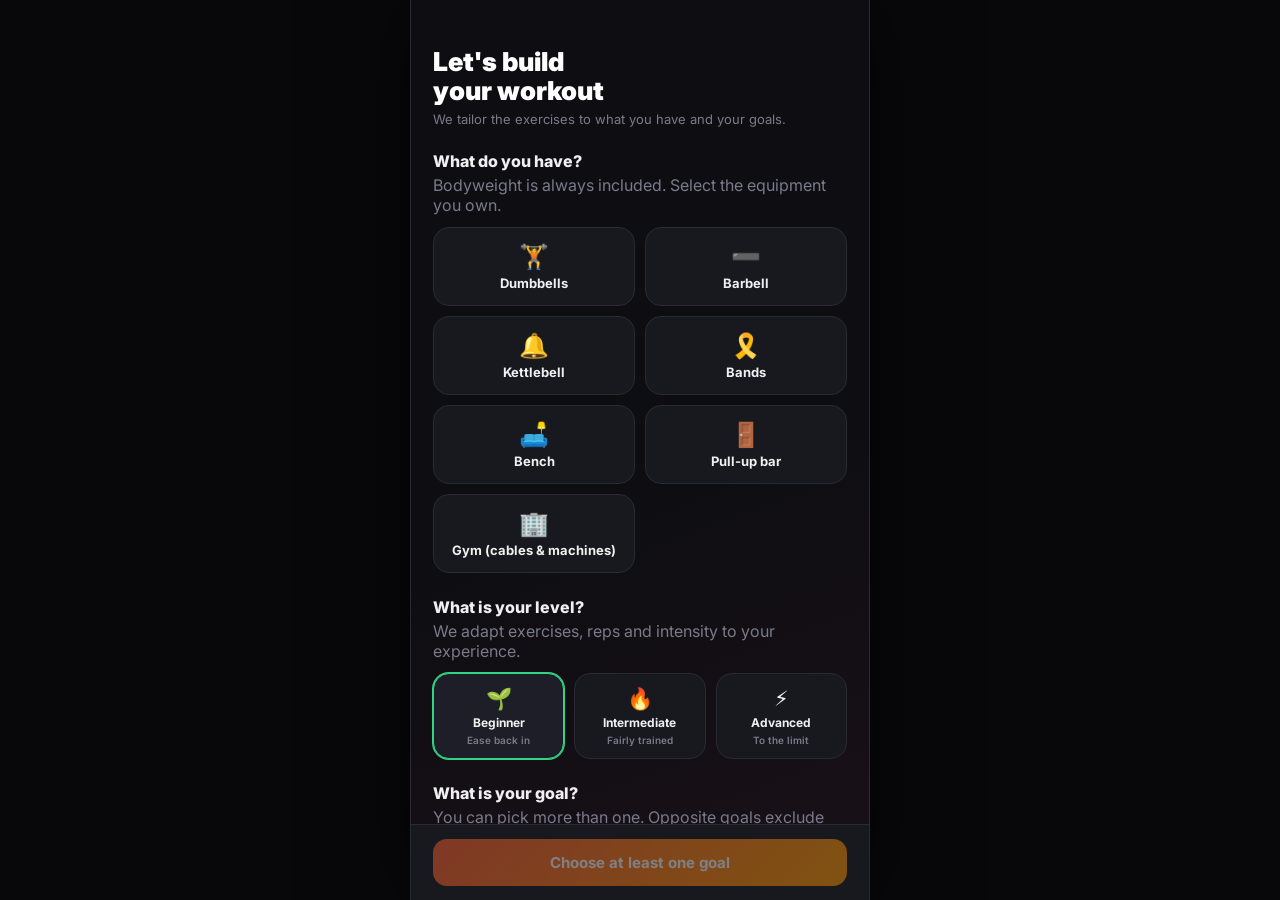
<file: index.html>
<!DOCTYPE html>
<html lang="it">
<head>
<meta charset="UTF-8">
<meta name="viewport" content="width=device-width, initial-scale=1.0, viewport-fit=cover">
<meta name="apple-mobile-web-app-capable" content="yes">
<meta name="apple-mobile-web-app-status-bar-style" content="black-translucent">
<meta name="apple-mobile-web-app-title" content="Allenamento">
<meta name="theme-color" content="#0e0e12">
<title>Allenamento · Casa</title>
<link rel="preconnect" href="https://fonts.googleapis.com">
<link href="https://fonts.googleapis.com/css2?family=Inter:wght@400;600;700;900&display=swap" rel="stylesheet">
<link rel="stylesheet" href="css/styles.css">
</head>
<body>

<!-- ─── ONBOARDING ─────────────────────────────────────────────────────────── -->
<section id="screen-onboarding" class="screen">
  <div class="onb-header">
    <h1 data-i18n-html="onb.title">Costruiamo il<br>tuo allenamento</h1>
    <p data-i18n="onb.subtitle">Personalizziamo gli esercizi in base a ciò che hai e ai tuoi obiettivi.</p>
  </div>
  <div class="onb-body" id="onboardBody"></div>
  <div class="onb-footer">
    <button class="btn btn-accent" id="onboardSave" data-i18n="onb.chooseGoal" disabled>Scegli almeno un obiettivo</button>
  </div>
</section>

<!-- ─── HOME ───────────────────────────────────────────────────────────────── -->
<section id="screen-home" class="screen active">
  <div class="home-topbar">
    <div class="lang-toggle" id="langToggle" role="group" data-i18n-aria="lang.switch">
      <button class="lang-opt" data-lang="it" type="button">IT</button>
      <button class="lang-opt" data-lang="en" type="button">EN</button>
    </div>
    <button class="help-btn" id="btnHelp" type="button" data-i18n-aria="help.open" data-i18n-title="help.open">?</button>
  </div>
  <div class="home-label" data-i18n="home.label">Il tuo allenamento</div>
  <div class="home-title" data-i18n-html="home.title">Pronto ad<br>allenarti?</div>

  <div class="profile-card">
    <div class="profile-card-hd">
      <h3 data-i18n="home.profileTitle">Il tuo profilo</h3>
      <button class="profile-edit" id="btnProfile" data-i18n="common.edit">Modifica</button>
    </div>
    <div id="profileSummary"></div>
    <button class="profile-generate" id="btnGenerate" data-i18n="home.generate">✨ Genera piano consigliato</button>
  </div>

  <div class="workout-card">
    <div class="workout-card-name" id="homeWorkoutName">Allenamento</div>
    <div class="home-sub" id="homeSub">3 giri · 5 esercizi · a casa tua</div>
    <div class="stats">
      <div class="stat"><div class="stat-val" id="statDur">30'</div><div class="stat-lbl" data-i18n="home.stat.duration">Durata</div></div>
      <div class="stat"><div class="stat-val" id="statRounds">3</div><div class="stat-lbl" data-i18n="home.stat.rounds">Giri</div></div>
      <div class="stat"><div class="stat-val" id="statEx">5</div><div class="stat-lbl" data-i18n="home.stat.exercises">Esercizi</div></div>
    </div>
    <div class="home-phases" id="homePhases"></div>
  </div>

  <div class="home-actions">
    <button class="home-action" id="btnPrograms"><span class="ico">🗓️</span><span data-i18n="home.programs">Schede</span></button>
    <button class="home-action" id="btnTemplates"><span class="ico">📋</span><span data-i18n="home.templates">Template</span></button>
    <button class="home-action" id="btnFavorites"><span class="ico">⭐</span><span data-i18n="home.favorites">Preferiti</span></button>
    <button class="home-action" id="btnEdit"><span class="ico">✏️</span><span data-i18n="home.customize">Personalizza</span></button>
  </div>
  <div class="home-btns">
    <button class="start-btn" id="btnStart" data-i18n="home.start">Inizia allenamento →</button>
  </div>
</section>

<!-- ─── WORKOUT ────────────────────────────────────────────────────────────── -->
<section id="screen-workout" class="screen">
  <div class="w-header">
    <div class="progress-wrap"><div class="progress-fill" id="progressFill" style="width:0%"></div></div>
    <div class="w-meta">
      <div class="phase-label" id="phaseLabel">-</div>
      <div class="step-info" id="stepInfo">-</div>
    </div>
  </div>
  <div class="timer-section">
    <div class="ring-wrap">
      <svg class="ring-svg" viewBox="0 0 160 160">
        <circle class="ring-bg" cx="80" cy="80" r="70"/>
        <circle class="ring-fg" id="ringFg" cx="80" cy="80" r="70" stroke="#ff5f2e" stroke-dasharray="440" stroke-dashoffset="0"/>
      </svg>
      <div class="ring-center">
        <div class="timer-digits" id="timerDigits">00</div>
        <div class="timer-unit" id="timerUnit">SEC</div>
      </div>
    </div>
    <div class="set-dots" id="setDots"></div>
    <div class="ex-name" id="exName">-</div>
    <div class="ex-detail" id="exDetail">-</div>
    <button class="video-btn" id="videoBtn" data-i18n="wk.watchExample" style="display:none">▶ Guarda esempio</button>
    <div class="ex-tip" id="exTip">-</div>
  </div>
  <div class="controls">
    <button class="ctrl ctrl-stop" id="stopBtn">✕</button>
    <button class="ctrl ctrl-pause" id="pauseBtn" data-i18n="wk.pause">Pausa</button>
    <button class="ctrl ctrl-skip" id="btnSkip" data-i18n="wk.next">Avanti →</button>
  </div>
</section>

<!-- ─── DONE ───────────────────────────────────────────────────────────────── -->
<section id="screen-done" class="screen">
  <div class="done-icon">🏆</div>
  <div class="done-title" data-i18n="done.title">Ottimo lavoro!</div>
  <div class="done-sub" data-i18n-html="done.subtitle">Hai completato il tuo allenamento.<br>Il corpo ha già iniziato a rispondere.</div>
  <div class="done-stats">
    <div class="done-stat"><div class="done-stat-val" id="doneMin">30</div><div class="done-stat-lbl" data-i18n="done.minutes">Minuti</div></div>
    <div class="done-stat"><div class="done-stat-val" id="doneRounds">3</div><div class="done-stat-lbl" data-i18n="done.rounds">Giri</div></div>
    <div class="done-stat"><div class="done-stat-val" id="doneSeries">15</div><div class="done-stat-lbl" data-i18n="done.series">Serie</div></div>
    <div class="done-stat"><div class="done-stat-val" id="doneReps">~120</div><div class="done-stat-lbl" data-i18n="done.reps">Ripetizioni</div></div>
  </div>
  <button class="restart-btn" id="btnDoneHome" data-i18n="done.backHome">← Torna alla home</button>
</section>

<!-- ─── EDITOR ─────────────────────────────────────────────────────────────── -->
<section id="screen-editor" class="screen">
  <div class="subscreen-header">
    <button class="back" id="edBack">←</button>
    <div class="title" data-i18n="editor.title">Personalizza allenamento</div>
    <button class="ed-reset" id="edReset" data-i18n="common.reset">Reset</button>
  </div>
  <div class="ed-body" id="edBody"></div>
</section>

<!-- ─── TEMPLATES ──────────────────────────────────────────────────────────── -->
<section id="screen-templates" class="screen">
  <div class="subscreen-header">
    <button class="back" id="tplBack">←</button>
    <div class="title" data-i18n="templates.title">Template allenamenti</div>
  </div>
  <div class="subscreen-body" id="templatesBody"></div>
</section>
<!-- ─── PROGRAMS (SCHEDE) ───────────────────────────────────── -->
<section id="screen-programs" class="screen">
  <div class="subscreen-header">
    <button class="back" id="progBack">←</button>
    <div class="title" data-i18n="programs.title">Schede allenamento</div>
  </div>
  <div class="subscreen-body">
    <p class="prog-intro" data-i18n="programs.intro">Programmi strutturati su più giorni. Apri una scheda, scegli il giorno e allenati: ogni giorno diventa il tuo allenamento del momento.</p>
    <div id="programsBody"></div>
  </div>
</section>
<!-- ─── FAVORITES ──────────────────────────────────────────────────────────── -->
<section id="screen-favorites" class="screen">
  <div class="subscreen-header">
    <button class="back" id="favBack">←</button>
    <div class="title" data-i18n="favorites.title">Preferiti</div>
  </div>
  <div class="subscreen-body">
    <div class="fav-save-card">
      <div class="fav-save-lbl" data-i18n="favorites.saveLabel">Salva l'allenamento attuale</div>
      <input class="fav-save-input" id="favName" type="text" data-i18n-ph="favorites.namePlaceholder" placeholder="Nome allenamento">
      <button class="btn btn-accent" id="favSave" data-i18n="favorites.saveBtn">⭐ Salva nei preferiti</button>
    </div>
    <div class="fav-list" id="favList"></div>
  </div>
</section>

<!-- ─── STOP MODAL ─────────────────────────────────────────────────────────── -->
<div class="modal-ov" id="stopModal">
  <div class="modal-card">
    <div class="modal-title" data-i18n="stop.title">Interrompere?</div>
    <div class="modal-sub" data-i18n="stop.subtitle">I progressi di questa sessione andranno persi.</div>
    <div class="modal-btns">
      <button class="modal-btn modal-cancel" id="stopCancel" data-i18n="common.cancel">Annulla</button>
      <button class="modal-btn modal-confirm" id="stopConfirm" data-i18n="stop.confirm">Interrompi</button>
    </div>
  </div>
</div>

<!-- ─── LIBRARY MODAL ──────────────────────────────────────────────────────── -->
<div id="libraryModal">
  <div class="lib-hd">
    <div class="lib-top">
      <button class="lib-close" id="libClose">✕</button>
      <div class="lib-title" data-i18n="library.title">Aggiungi esercizio</div>
    </div>
    <div class="lib-tabs">
      <button class="lib-tab on" id="libTabBody" data-i18n="library.tabBody">🤸 Corpo libero</button>
      <button class="lib-tab" id="libTabWeights" data-i18n="library.tabWeights">🏋️ Pesi</button>
    </div>
    <div class="filter-row" id="libGoalFilters"></div>
    <div class="filter-row" id="libEquipFilters"></div>
  </div>
  <div class="lib-list" id="libList"></div>
</div>

<!-- ─── VIDEO MODAL ────────────────────────────────────────────────────────── -->
<div id="videoModal">
  <div class="video-top">
    <div class="title" id="videoTitle" data-i18n="video.title">Esempio esercizio</div>
    <button class="video-close" id="videoClose">✕</button>
  </div>
  <div class="video-frame-wrap">
    <iframe id="videoFrame" allow="autoplay; encrypted-media; picture-in-picture" allowfullscreen></iframe>
  </div>
  <div class="video-fallback" id="videoFallback" style="display:none">
    <p data-i18n="video.noVideo">Nessun video disponibile per questo esercizio.</p>
    <p style="margin-top:12px"><a href="#" target="_blank" rel="noopener" data-i18n="video.searchYoutube">Cerca su YouTube →</a></p>
  </div>
</div>

<script type="module" src="js/main.js"></script>
</body>
</html>
</file>
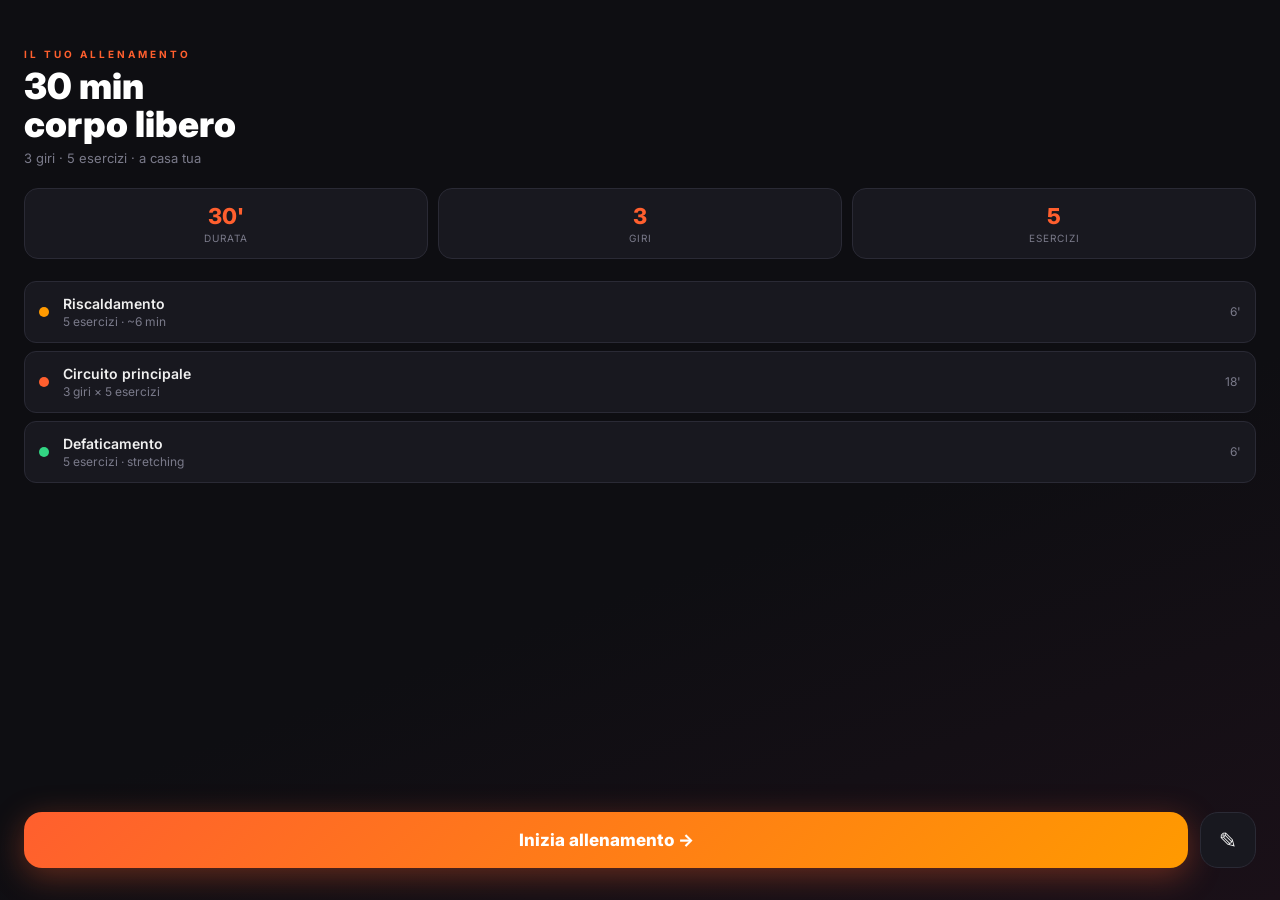
<file: personal_home_workout.html>
<!DOCTYPE html>
<html lang="it">
<head>
<meta charset="UTF-8">
<meta name="viewport" content="width=device-width, initial-scale=1.0, viewport-fit=cover">
<meta name="apple-mobile-web-app-capable" content="yes">
<meta name="apple-mobile-web-app-status-bar-style" content="black-translucent">
<meta name="apple-mobile-web-app-title" content="Allenamento">
<meta name="theme-color" content="#0e0e12">
<title>Allenamento · Casa</title>
<link rel="preconnect" href="https://fonts.googleapis.com">
<link href="https://fonts.googleapis.com/css2?family=Inter:wght@400;600;700;900&display=swap" rel="stylesheet">
<style>
*,*::before,*::after{box-sizing:border-box;margin:0;padding:0}
:root{
  --bg:#0e0e12;--surface:#18181f;--surface2:#1e1e28;--border:#2a2a35;
  --accent:#ff5f2e;--accent2:#ff9a00;--text:#f0f0f0;
  --muted:#7a7a8a;--success:#32d583;--rest:#4e9fff;
}
html,body{height:100%;background:var(--bg);color:var(--text);font-family:'Inter',system-ui,-apple-system,sans-serif;-webkit-tap-highlight-color:transparent;overflow:hidden;user-select:none;}
.screen{display:none;flex-direction:column;height:100dvh;height:100vh}
.screen.active{display:flex}
/* HOME */
#home{padding:max(env(safe-area-inset-top),48px) 24px calc(max(env(safe-area-inset-bottom),16px) + 16px);justify-content:space-between;background:linear-gradient(160deg,#0e0e12 60%,#1a1018);overflow-y:auto;}
.home-label{font-size:10px;letter-spacing:3px;text-transform:uppercase;color:var(--accent);font-weight:700;margin-bottom:8px}
.home-title{font-size:36px;font-weight:900;line-height:1.05;background:linear-gradient(90deg,#fff 40%,#ff5f2e);-webkit-background-clip:text;-webkit-text-fill-color:transparent}
.home-sub{margin-top:6px;font-size:13px;color:var(--muted)}
.stats{display:grid;grid-template-columns:repeat(3,1fr);gap:10px;margin:22px 0}
.stat{background:var(--surface);border:1px solid var(--border);border-radius:14px;padding:14px 8px;text-align:center}
.stat-val{font-size:22px;font-weight:800;color:var(--accent)}
.stat-lbl{font-size:10px;color:var(--muted);margin-top:3px;text-transform:uppercase;letter-spacing:1px}
.phase-item{display:flex;align-items:center;gap:14px;background:var(--surface);border:1px solid var(--border);border-radius:12px;padding:13px 14px;margin-bottom:8px}
.phase-dot{width:10px;height:10px;border-radius:50%;flex-shrink:0}
.phase-name{font-size:14px;font-weight:600}
.phase-sub{font-size:12px;color:var(--muted);margin-top:2px}
.phase-dur{margin-left:auto;font-size:12px;color:var(--muted)}
.home-btns{display:flex;gap:12px;margin-top:20px}
.start-btn{flex:1;background:linear-gradient(135deg,var(--accent),var(--accent2));color:#fff;border:none;border-radius:18px;font-size:17px;font-weight:800;padding:18px;cursor:pointer;box-shadow:0 8px 32px rgba(255,95,46,.35);font-family:inherit}
.edit-btn{flex:0 0 56px;background:var(--surface);border:1px solid var(--border);color:var(--text);border-radius:18px;font-size:22px;cursor:pointer;font-family:inherit;display:flex;align-items:center;justify-content:center}
/* WORKOUT */
#workout{position:relative;background:var(--bg)}
.w-header{padding:max(env(safe-area-inset-top),44px) 20px 14px;background:var(--surface);border-bottom:1px solid var(--border)}
.progress-wrap{height:4px;background:var(--border);border-radius:2px;overflow:hidden;margin-bottom:12px}
.progress-fill{height:100%;border-radius:2px;background:linear-gradient(90deg,var(--accent),var(--accent2));transition:width 1s linear}
.w-meta{display:flex;justify-content:space-between;align-items:center}
.phase-label{font-size:10px;letter-spacing:3px;text-transform:uppercase;font-weight:700}
.step-info{font-size:12px;color:var(--muted)}
.timer-section{flex:1;display:flex;flex-direction:column;align-items:center;justify-content:center;padding:6px 24px;gap:7px;overflow:hidden}
.ring-wrap{position:relative;width:160px;height:160px;flex-shrink:0}
.ring-svg{width:100%;height:100%;transform:rotate(-90deg)}
.ring-bg{fill:none;stroke:var(--border);stroke-width:8}
.ring-fg{fill:none;stroke-width:8;stroke-linecap:round;transition:stroke-dashoffset 1s linear,stroke .4s}
.ring-center{position:absolute;inset:0;display:flex;flex-direction:column;align-items:center;justify-content:center}
.timer-digits{font-size:46px;font-weight:900;line-height:1;letter-spacing:-2px}
.timer-unit{font-size:10px;color:var(--muted);letter-spacing:2px;margin-top:2px}
.set-dots{display:flex;gap:8px;min-height:14px;align-items:center}
.set-dot{width:9px;height:9px;border-radius:50%;background:var(--border);transition:background .3s}
.ex-anim{width:100%;max-height:110px;flex-shrink:0;display:none;border-radius:12px;overflow:hidden}
.ex-anim.visible{display:block}
.ex-name{font-size:21px;font-weight:800;text-align:center;line-height:1.2}
.ex-detail{font-size:18px;color:var(--text);text-align:center;font-weight:800;letter-spacing:.3px}
.ex-tip{background:var(--surface);border:1px solid var(--border);border-radius:12px;padding:10px 16px;font-size:13px;color:#d0d0d0;text-align:center;line-height:1.5;width:100%}
.controls{display:flex;gap:12px;padding:14px 20px calc(14px + env(safe-area-inset-bottom,0px));background:var(--surface);border-top:1px solid var(--border)}
.ctrl{flex:1;border:none;border-radius:14px;font-size:15px;font-weight:700;padding:15px;cursor:pointer;font-family:inherit}
.ctrl-stop{background:transparent;border:1px solid var(--border)!important;color:var(--text);flex:0 0 58px;font-size:20px}
.ctrl-pause{background:var(--border);color:var(--text)}
.ctrl-skip{background:linear-gradient(135deg,var(--accent),var(--accent2));color:#fff}
/* DONE */
#done{align-items:center;justify-content:center;padding:40px 24px;gap:18px;background:radial-gradient(ellipse at 50% 30%,#1a1018,#0e0e12)}
.done-icon{font-size:72px}
.done-title{font-size:32px;font-weight:900;text-align:center;background:linear-gradient(90deg,#fff 30%,var(--success));-webkit-background-clip:text;-webkit-text-fill-color:transparent}
.done-sub{font-size:14px;color:var(--muted);text-align:center;line-height:1.6}
.done-stats{display:grid;grid-template-columns:1fr 1fr;gap:12px;width:100%}
.done-stat{background:var(--surface);border:1px solid var(--border);border-radius:14px;padding:18px;text-align:center}
.done-stat-val{font-size:28px;font-weight:900;color:var(--success)}
.done-stat-lbl{font-size:11px;color:var(--muted);margin-top:4px;text-transform:uppercase;letter-spacing:1px}
.restart-btn{background:linear-gradient(135deg,var(--accent),var(--accent2));color:#fff;border:none;border-radius:18px;font-size:16px;font-weight:800;padding:18px;width:100%;cursor:pointer;font-family:inherit}
/* STOP MODAL */
.modal-ov{position:fixed;inset:0;background:rgba(0,0,0,.75);z-index:500;display:none;align-items:center;justify-content:center;padding:24px}
.modal-ov.open{display:flex}
.modal-card{background:var(--surface);border:1px solid var(--border);border-radius:22px;padding:28px 24px;width:100%;max-width:320px}
.modal-title{font-size:19px;font-weight:800;text-align:center;margin-bottom:8px}
.modal-sub{font-size:14px;color:var(--muted);text-align:center;line-height:1.5;margin-bottom:24px}
.modal-btns{display:flex;gap:12px}
.modal-btn{flex:1;padding:15px;border-radius:14px;font-size:15px;font-weight:700;font-family:inherit;cursor:pointer;border:none}
.modal-cancel{background:transparent;border:1px solid var(--border)!important;color:var(--text)}
.modal-confirm{background:var(--accent);color:#fff}
/* EDITOR */
#editor{background:var(--bg);overflow:hidden}
.ed-header{position:relative;z-index:10;background:var(--surface);border-bottom:1px solid var(--border);padding:max(env(safe-area-inset-top),48px) 16px 14px;display:flex;align-items:center;gap:10px;flex-shrink:0}
.ed-back{background:none;border:none;color:var(--text);font-size:24px;cursor:pointer;padding:4px 6px;font-family:inherit;flex-shrink:0;line-height:1}
.ed-title{flex:1;font-size:16px;font-weight:800}
.ed-reset{background:none;border:1px solid var(--border);border-radius:10px;color:var(--muted);font-size:11px;font-weight:700;padding:6px 10px;cursor:pointer;font-family:inherit;white-space:nowrap}
.ed-body{flex:1;overflow-y:auto;-webkit-overflow-scrolling:touch;padding:14px}
.ed-section{margin-bottom:10px;background:var(--surface);border:1px solid var(--border);border-radius:16px;overflow:hidden}
.ed-sec-hd{display:flex;align-items:center;gap:10px;padding:14px 16px;cursor:pointer;-webkit-tap-highlight-color:transparent}
.ed-sec-dot{width:10px;height:10px;border-radius:50%;flex-shrink:0}
.ed-sec-title{font-size:14px;font-weight:800;flex:1}
.ed-sec-caret{font-size:11px;color:var(--muted);transition:transform .25s}
.ed-sec-caret.open{transform:rotate(180deg)}
.ed-sec-body{display:none;padding:0 12px 12px}
.ed-sec-body.open{display:block}
.ed-globals{display:grid;grid-template-columns:1fr 1fr;gap:10px;margin-bottom:12px}
.ed-global{background:var(--surface2);border:1px solid var(--border);border-radius:12px;padding:12px;text-align:center}
.ed-global-lbl{font-size:10px;color:var(--muted);text-transform:uppercase;letter-spacing:1px;margin-bottom:6px}
.ed-global-inp{width:100%;background:none;border:none;color:var(--text);font-size:24px;font-weight:800;font-family:inherit;text-align:center;outline:none;-webkit-appearance:none}
.ed-global-unit{font-size:10px;color:var(--muted);margin-top:2px}
.ed-list{display:flex;flex-direction:column;gap:8px;margin-bottom:10px}
.ed-item{background:var(--surface2);border:1px solid var(--border);border-radius:12px;overflow:hidden;transition:opacity .15s;position:relative}
.ed-item.dnd-over{border-color:var(--accent)}
.ed-item-row{display:flex;align-items:center;gap:8px;padding:11px 10px 11px 6px}
.drag-h{font-size:20px;color:var(--muted);padding:4px 6px;cursor:grab;flex-shrink:0;touch-action:none;line-height:1}
.ed-item-info{flex:1;min-width:0}
.ed-item-name{font-size:14px;font-weight:700;white-space:nowrap;overflow:hidden;text-overflow:ellipsis}
.ed-item-meta{font-size:11px;color:var(--muted);margin-top:2px}
.ed-item-edit{background:none;border:none;color:var(--muted);font-size:15px;cursor:pointer;padding:6px;line-height:1}
.ed-item-del{background:none;border:none;color:#e04040;font-size:19px;cursor:pointer;padding:6px 8px;line-height:1;font-weight:700}
.ed-form{border-top:1px solid var(--border);padding:12px;display:none}
.ed-form.open{display:block}
.ed-frow{display:flex;gap:8px;align-items:center;margin-bottom:10px}
.ed-frow:last-child{margin-bottom:0}
.ed-flbl{font-size:11px;color:var(--muted);width:40px;flex-shrink:0;text-transform:uppercase;letter-spacing:.5px}
.ed-finp{flex:1;background:var(--surface);border:1px solid var(--border);border-radius:8px;color:var(--text);font-size:14px;font-weight:600;font-family:inherit;padding:8px 10px;outline:none;-webkit-appearance:none}
.ed-finp-sm{width:56px;flex:0 0 56px;text-align:center}
.ed-add{width:100%;background:none;border:1px dashed var(--border);border-radius:12px;color:var(--muted);font-size:14px;font-weight:600;padding:13px;cursor:pointer;font-family:inherit;display:flex;align-items:center;justify-content:center;gap:8px}
.ed-add:active{background:var(--surface2)}
/* LIBRARY */
#libModal{position:fixed;inset:0;background:rgba(0,0,0,.85);z-index:600;display:none;flex-direction:column}
#libModal.open{display:flex}
.lib-hd{background:var(--surface);border-bottom:1px solid var(--border);padding:max(env(safe-area-inset-top),48px) 16px 12px;flex-shrink:0}
.lib-top{display:flex;align-items:center;gap:12px;margin-bottom:12px}
.lib-close{background:none;border:none;color:var(--text);font-size:24px;cursor:pointer;font-family:inherit;line-height:1}
.lib-title{font-size:16px;font-weight:800;flex:1}
.lib-search{width:100%;background:var(--surface2);border:1px solid var(--border);border-radius:12px;color:var(--text);font-size:14px;font-family:inherit;padding:10px 14px;outline:none;-webkit-appearance:none}
.lib-cats{display:flex;gap:8px;overflow-x:auto;padding:12px 16px;background:var(--surface);border-bottom:1px solid var(--border);flex-shrink:0;-webkit-overflow-scrolling:touch;scrollbar-width:none}
.lib-cats::-webkit-scrollbar{display:none}
.lib-cat{background:var(--surface2);border:1px solid var(--border);border-radius:20px;color:var(--muted);font-size:12px;font-weight:700;padding:6px 14px;cursor:pointer;white-space:nowrap;font-family:inherit}
.lib-cat.active{background:var(--accent);border-color:var(--accent);color:#fff}
.lib-list{flex:1;overflow-y:auto;-webkit-overflow-scrolling:touch;padding:12px 14px}
.lib-item{display:flex;align-items:center;gap:12px;background:var(--surface);border:1px solid var(--border);border-radius:12px;padding:13px;margin-bottom:8px;cursor:pointer;-webkit-tap-highlight-color:transparent}
.lib-item:active{background:var(--surface2)}
.lib-item-info{flex:1}
.lib-item-name{font-size:14px;font-weight:700}
.lib-item-meta{font-size:12px;color:var(--muted);margin-top:2px}
.lib-item-tip{font-size:11px;color:var(--muted);margin-top:4px;line-height:1.4}
.lib-add{background:var(--accent);border:none;color:#fff;border-radius:10px;padding:9px 14px;font-size:13px;font-weight:700;cursor:pointer;font-family:inherit;flex-shrink:0}
.cat-badge{display:inline-block;font-size:10px;font-weight:700;padding:2px 8px;border-radius:10px;margin-bottom:4px}
input[type=number]{-webkit-appearance:none;-moz-appearance:textfield}
input[type=number]::-webkit-inner-spin-button,input[type=number]::-webkit-outer-spin-button{-webkit-appearance:none}
</style>
</head>
<body>

<!-- HOME -->
<div id="home" class="screen active">
  <div>
    <div class="home-label">Il tuo allenamento</div>
    <div class="home-title">30 min<br>corpo libero</div>
    <div class="home-sub" id="homeSub">3 giri &middot; 5 esercizi &middot; a casa tua</div>
    <div class="stats">
      <div class="stat"><div class="stat-val" id="statDur">30'</div><div class="stat-lbl">Durata</div></div>
      <div class="stat"><div class="stat-val" id="statRounds">3</div><div class="stat-lbl">Giri</div></div>
      <div class="stat"><div class="stat-val" id="statEx">5</div><div class="stat-lbl">Esercizi</div></div>
    </div>
    <div class="phase-item">
      <div class="phase-dot" style="background:var(--accent2)"></div>
      <div><div class="phase-name">Riscaldamento</div><div class="phase-sub" id="phWarmupSub">5 esercizi &middot; ~5 min</div></div>
      <div class="phase-dur" id="phWarmupDur">5'</div>
    </div>
    <div class="phase-item">
      <div class="phase-dot" style="background:var(--accent)"></div>
      <div><div class="phase-name">Circuito principale</div><div class="phase-sub" id="phCircuitSub">3 giri &times; 5 esercizi</div></div>
      <div class="phase-dur" id="phCircuitDur">20'</div>
    </div>
    <div class="phase-item">
      <div class="phase-dot" style="background:var(--success)"></div>
      <div><div class="phase-name">Defaticamento</div><div class="phase-sub" id="phCooldownSub">Stretching + respiro</div></div>
      <div class="phase-dur" id="phCooldownDur">5'</div>
    </div>
  </div>
  <div class="home-btns">
    <button class="start-btn" onclick="startWorkout()">Inizia allenamento &rarr;</button>
    <button class="edit-btn" onclick="openEditor()" title="Modifica">&#9998;</button>
  </div>
</div>

<!-- WORKOUT -->
<div id="workout" class="screen">
  <div class="w-header">
    <div class="progress-wrap"><div class="progress-fill" id="progressFill" style="width:0%"></div></div>
    <div class="w-meta">
      <div class="phase-label" id="phaseLabel">-</div>
      <div class="step-info" id="stepInfo">-</div>
    </div>
  </div>
  <div class="timer-section">
    <div class="ring-wrap">
      <svg class="ring-svg" viewBox="0 0 160 160">
        <circle class="ring-bg" cx="80" cy="80" r="70"/>
        <circle class="ring-fg" id="ringFg" cx="80" cy="80" r="70" stroke="#ff5f2e" stroke-dasharray="440" stroke-dashoffset="0"/>
      </svg>
      <div class="ring-center">
        <div class="timer-digits" id="timerDigits">00</div>
        <div class="timer-unit" id="timerUnit">SEC</div>
      </div>
    </div>
    <div class="set-dots" id="setDots"></div>
    <div class="ex-anim" id="exAnim"></div>
    <div class="ex-name" id="exName">-</div>
    <div class="ex-detail" id="exDetail">-</div>
    <div class="ex-tip" id="exTip">-</div>
  </div>
  <div class="controls">
    <button class="ctrl ctrl-stop" id="stopBtn" onclick="showStopModal()">&#10005;</button>
    <button class="ctrl ctrl-pause" id="pauseBtn" onclick="togglePause()">Pausa</button>
    <button class="ctrl ctrl-skip" onclick="skipStep()">Avanti &rarr;</button>
  </div>
</div>

<!-- DONE -->
<div id="done" class="screen">
  <div class="done-icon">&#127942;</div>
  <div class="done-title">Ottimo lavoro!</div>
  <div class="done-sub">Hai completato il tuo allenamento.<br>Il corpo ha gi&agrave; iniziato a rispondere.</div>
  <div class="done-stats">
    <div class="done-stat"><div class="done-stat-val" id="doneMin">30</div><div class="done-stat-lbl">Minuti</div></div>
    <div class="done-stat"><div class="done-stat-val" id="doneRounds">3</div><div class="done-stat-lbl">Giri</div></div>
    <div class="done-stat"><div class="done-stat-val" id="doneSeries">15</div><div class="done-stat-lbl">Serie</div></div>
    <div class="done-stat"><div class="done-stat-val" id="doneReps">~120</div><div class="done-stat-lbl">Ripetizioni</div></div>
  </div>
  <button class="restart-btn" onclick="showScreen('home')">&larr; Torna alla home</button>
</div>

<!-- EDITOR -->
<div id="editor" class="screen">
  <div class="ed-header">
    <button class="ed-back" onclick="showScreen('home')">&#8592;</button>
    <div class="ed-title">Modifica allenamento</div>
    <button class="ed-reset" onclick="resetConfig()">Reset</button>
  </div>
  <div class="ed-body" id="edBody"></div>
</div>

<!-- STOP MODAL -->
<div class="modal-ov" id="stopModal">
  <div class="modal-card">
    <div class="modal-title">Interrompere?</div>
    <div class="modal-sub">I progressi di questa sessione andranno persi.</div>
    <div class="modal-btns">
      <button class="modal-btn modal-cancel" onclick="hideStopModal()">Annulla</button>
      <button class="modal-btn modal-confirm" onclick="confirmStop()">Interrompi</button>
    </div>
  </div>
</div>

<!-- LIBRARY MODAL -->
<div id="libModal">
  <div class="lib-hd">
    <div class="lib-top">
      <button class="lib-close" onclick="closeLibrary()">&#10005;</button>
      <div class="lib-title">Aggiungi esercizio</div>
    </div>
    <input class="lib-search" id="libSearch" type="text" placeholder="Cerca esercizio&hellip;" oninput="renderLibrary()">
  </div>
  <div class="lib-cats" id="libCats"></div>
  <div class="lib-list" id="libList"></div>
</div>

<script>
/* ============================================================
   SVG STICK-FIGURE ANIMATIONS  (SMIL, fully self-contained)
   Front-view: viewBox 0 0 120 160
   Side-view:  viewBox 0 0 160 110
   ============================================================ */
const ANIMS=(function(){
  const S='stroke="#e0e0e0" stroke-width="2.8" stroke-linecap="round"';
  const ks='.42,0,.58,1;.42,0,.58,1';
  const ka='.42,0,.58,1;.42,0,.58,1;.42,0,.58,1;.42,0,.58,1';
  function an(attr,a,b,d,k){return '<animate attributeName="'+attr+'" values="'+a+';'+b+';'+a+'" dur="'+d+'s" repeatCount="indefinite" calcMode="spline" keySplines="'+k+'"/>';}
  function al(attr,A,B,C,d){return '<animate attributeName="'+attr+'" values="'+A+';'+B+';'+A+';'+C+';'+A+'" dur="'+d+'s" repeatCount="indefinite" calcMode="spline" keySplines="'+ka+'" keyTimes="0;0.25;0.5;0.75;1"/>';}
  function fv(i){return '<svg viewBox="0 0 120 160" xmlns="http://www.w3.org/2000/svg" style="width:100%;height:100%"><g fill="none">'+i+'</g></svg>';}
  function sv(i){return '<svg viewBox="0 0 160 110" xmlns="http://www.w3.org/2000/svg" style="width:100%;height:100%"><g fill="none">'+i+'</g></svg>';}
  function c(cx,cy,r,anims){return '<circle cx="'+cx+'" cy="'+cy+'" r="'+r+'" fill="none" '+S+'>'+anims+'</circle>';}
  function l(x1,y1,x2,y2,anims){return '<line x1="'+x1+'" y1="'+y1+'" x2="'+x2+'" y2="'+y2+'" '+S+'>'+anims+'</line>';}

  return {
/* SQUAT */
squat:fv(
  c(60,20,10,an('cy',20,38,1.8,ks))+
  l(60,30,60,76,an('y1',30,48,1.8,ks)+an('y2',76,83,1.8,ks))+
  l(60,42,40,60,an('y1',42,58,1.8,ks)+an('x2',40,27,1.8,ks)+an('y2',60,68,1.8,ks))+
  l(40,60,33,78,an('x1',40,27,1.8,ks)+an('y1',60,68,1.8,ks)+an('x2',33,16,1.8,ks)+an('y2',78,76,1.8,ks))+
  l(60,42,80,60,an('y1',42,58,1.8,ks)+an('x2',80,93,1.8,ks)+an('y2',60,68,1.8,ks))+
  l(80,60,87,78,an('x1',80,93,1.8,ks)+an('y1',60,68,1.8,ks)+an('x2',87,104,1.8,ks)+an('y2',78,76,1.8,ks))+
  l(60,76,46,110,an('y1',76,83,1.8,ks)+an('x2',46,30,1.8,ks)+an('y2',110,108,1.8,ks))+
  l(46,110,40,143,an('x1',46,30,1.8,ks)+an('y1',110,108,1.8,ks)+an('x2',40,37,1.8,ks))+
  l(60,76,74,110,an('y1',76,83,1.8,ks)+an('x2',74,90,1.8,ks)+an('y2',110,108,1.8,ks))+
  l(74,110,80,143,an('x1',74,90,1.8,ks)+an('y1',110,108,1.8,ks)+an('x2',80,83,1.8,ks))
),
/* SQUAT SUMO */
'squat-sumo':fv(
  c(60,20,10,an('cy',20,38,1.9,ks))+
  l(60,30,60,76,an('y1',30,48,1.9,ks)+an('y2',76,83,1.9,ks))+
  l(60,42,38,60,an('y1',42,58,1.9,ks))+l(38,60,30,78,'')+
  l(60,42,82,60,an('y1',42,58,1.9,ks))+l(82,60,90,78,'')+
  l(60,76,36,108,an('y1',76,83,1.9,ks)+an('x2',36,20,1.9,ks)+an('y2',108,105,1.9,ks))+
  l(36,108,28,143,an('x1',36,20,1.9,ks)+an('y1',108,105,1.9,ks)+an('x2',28,26,1.9,ks))+
  l(60,76,84,108,an('y1',76,83,1.9,ks)+an('x2',84,100,1.9,ks)+an('y2',108,105,1.9,ks))+
  l(84,108,92,143,an('x1',84,100,1.9,ks)+an('y1',108,105,1.9,ks)+an('x2',92,94,1.9,ks))
),
/* LUNGES */
lunges:fv(
  c(60,20,10,al('cy',20,24,24,2.4))+
  l(60,30,60,76,al('y1',30,34,34,2.4))+
  l(60,42,40,60,al('y1',42,46,46,2.4))+l(40,60,32,78,'')+
  l(60,42,80,60,al('y1',42,46,46,2.4))+l(80,60,88,78,'')+
  l(60,76,44,110,al('y1',76,80,80,2.4)+al('x2',44,76,28,2.4))+
  l(44,110,38,143,al('x1',44,76,28,2.4)+al('x2',38,86,24,2.4))+
  l(60,76,74,110,al('y1',76,80,80,2.4)+al('x2',74,48,90,2.4))+
  l(74,110,80,143,al('x1',74,48,90,2.4)+al('x2',80,44,94,2.4))
),
/* LATERAL LUNGES */
'lateral-lunges':fv(
  c(60,20,10,al('cx',60,42,78,2.2))+
  l(60,30,60,76,al('x1',60,42,78,2.2)+al('x2',60,42,78,2.2))+
  l(60,42,40,60,al('x1',60,42,78,2.2)+al('y1',42,52,52,2.2))+l(40,60,32,78,'')+
  l(60,42,80,60,al('x1',60,42,78,2.2)+al('y1',42,52,52,2.2))+l(80,60,88,78,'')+
  l(60,76,28,106,al('x1',60,42,78,2.2)+al('y1',76,82,82,2.2)+al('x2',28,14,90,2.2))+
  l(28,106,22,143,al('x1',28,14,90,2.2)+al('x2',22,8,100,2.2))+
  l(60,76,92,106,al('x1',60,42,78,2.2)+al('y1',76,82,82,2.2)+al('x2',92,74,106,2.2))+
  l(92,106,98,143,al('x1',92,74,106,2.2)+al('x2',98,88,110,2.2))
),
/* STEP UP */
'step-up':fv(
  c(60,20,10,'')+
  l(60,30,60,76,'')+
  l(60,42,40,60,'')+l(40,60,32,78,'')+
  l(60,42,80,60,'')+l(80,60,88,78,'')+
  l(60,76,46,110,'')+l(46,110,40,143,'')+
  l(60,76,74,110,al('x2',74,60,74,2.0)+al('y2',110,78,110,2.0))+
  l(74,110,80,143,al('x1',74,60,74,2.0)+al('y1',110,78,110,2.0)+al('x2',80,68,80,2.0)+al('y2',143,100,143,2.0))
),
/* CALF RAISE */
'calf-raise':fv(
  c(60,20,10,an('cy',20,14,1.5,ks))+
  l(60,30,60,76,an('y1',30,24,1.5,ks)+an('y2',76,70,1.5,ks))+
  l(60,42,40,60,an('y1',42,36,1.5,ks)+an('y2',60,54,1.5,ks))+
  l(40,60,32,78,an('y1',60,54,1.5,ks)+an('y2',78,72,1.5,ks))+
  l(60,42,80,60,an('y1',42,36,1.5,ks)+an('y2',60,54,1.5,ks))+
  l(80,60,88,78,an('y1',60,54,1.5,ks)+an('y2',78,72,1.5,ks))+
  l(60,76,46,110,an('y1',76,70,1.5,ks)+an('y2',110,104,1.5,ks))+
  l(46,110,40,143,an('y1',110,104,1.5,ks)+an('y2',143,130,1.5,ks))+
  l(60,76,74,110,an('y1',76,70,1.5,ks)+an('y2',110,104,1.5,ks))+
  l(74,110,80,143,an('y1',110,104,1.5,ks)+an('y2',143,130,1.5,ks))
),
/* JUMPING JACK */
'jumping-jack':fv(
  c(60,20,10,'')+
  l(60,30,60,76,'')+
  l(60,42,40,60,an('x2',40,14,1.0,ks)+an('y2',60,30,1.0,ks))+
  l(40,60,32,78,an('x1',40,14,1.0,ks)+an('y1',60,30,1.0,ks)+an('x2',32,4,1.0,ks)+an('y2',78,46,1.0,ks))+
  l(60,42,80,60,an('x2',80,106,1.0,ks)+an('y2',60,30,1.0,ks))+
  l(80,60,88,78,an('x1',80,106,1.0,ks)+an('y1',60,30,1.0,ks)+an('x2',88,116,1.0,ks)+an('y2',78,46,1.0,ks))+
  l(60,76,46,110,an('x2',46,36,1.0,ks)+an('y2',110,143,1.0,ks))+
  l(46,110,40,143,an('x1',46,36,1.0,ks)+an('y1',110,143,1.0,ks)+an('x2',40,30,1.0,ks))+
  l(60,76,74,110,an('x2',74,84,1.0,ks)+an('y2',110,143,1.0,ks))+
  l(74,110,80,143,an('x1',74,84,1.0,ks)+an('y1',110,143,1.0,ks)+an('x2',80,90,1.0,ks))
),
/* HIGH KNEES */
'high-knees':fv(
  c(60,20,10,'')+
  l(60,30,60,76,'')+
  l(60,42,44,62,al('y1',42,46,46,1.2))+l(44,62,36,80,'')+
  l(60,42,76,62,al('y1',42,46,46,1.2))+l(76,62,84,80,'')+
  l(60,76,46,110,al('x2',46,64,36,1.2)+al('y2',110,90,110,1.2))+
  l(46,110,40,143,al('x1',46,64,36,1.2)+al('y1',110,90,110,1.2)+al('x2',40,76,28,1.2)+al('y2',143,90,143,1.2))+
  l(60,76,74,110,al('x2',74,56,84,1.2)+al('y2',110,90,110,1.2))+
  l(74,110,80,143,al('x1',74,56,84,1.2)+al('y1',110,90,110,1.2)+al('x2',80,44,92,1.2)+al('y2',143,90,143,1.2))
),
/* BURPEE */
burpee:fv(
  c(60,20,10,al('cy',20,40,80,1.6))+
  l(60,30,60,76,al('y1',30,50,66,1.6)+al('y2',76,80,72,1.6))+
  l(60,42,40,60,al('y1',42,58,58,1.6)+al('x2',40,28,80,1.6)+al('y2',60,70,56,1.6))+
  l(40,60,32,78,al('x1',40,28,80,1.6)+al('y1',60,70,56,1.6)+al('x2',32,16,96,1.6)+al('y2',78,78,50,1.6))+
  l(60,42,80,60,al('y1',42,58,58,1.6)+al('x2',80,92,40,1.6)+al('y2',60,70,56,1.6))+
  l(80,60,88,78,al('x1',80,92,40,1.6)+al('y1',60,70,56,1.6)+al('x2',88,104,24,1.6)+al('y2',78,78,50,1.6))+
  l(60,76,38,106,al('y1',76,80,72,1.6)+al('x2',38,24,100,1.6)+al('y2',106,140,72,1.6))+
  l(38,106,32,143,al('x1',38,24,100,1.6)+al('y1',106,140,72,1.6)+al('x2',32,18,112,1.6)+al('y2',143,140,72,1.6))+
  l(60,76,82,106,al('y1',76,80,72,1.6)+al('x2',82,96,20,1.6)+al('y2',106,140,72,1.6))+
  l(82,106,88,143,al('x1',82,96,20,1.6)+al('y1',106,140,72,1.6)+al('x2',88,102,12,1.6)+al('y2',143,140,72,1.6))
),
/* PUSH-UP side view */
pushup:sv(
  c(18,50,9,an('cy',50,65,1.8,ks))+
  l(27,51,108,56,an('y1',51,66,1.8,ks)+an('y2',56,68,1.8,ks))+
  l(50,53,50,92,an('y1',53,67,1.8,ks)+an('x2',50,30,1.8,ks)+an('y2',92,82,1.8,ks))+
  l(50,92,50,92,an('x1',50,30,1.8,ks)+an('y1',92,82,1.8,ks))+
  l(76,55,76,92,an('y1',55,69,1.8,ks)+an('x2',76,58,1.8,ks)+an('y2',92,82,1.8,ks))+
  l(76,92,76,92,an('x1',76,58,1.8,ks)+an('y1',92,82,1.8,ks))+
  l(108,56,130,72,an('y1',56,68,1.8,ks))+l(130,72,132,92,'')
),
/* PLANK side view */
plank:sv(
  c(18,48,9,'')+
  l(27,49,108,54,an('y2',54,57,3.0,ks))+
  l(50,51,50,88,an('y2',88,91,3.0,ks))+
  l(76,53,76,88,an('y2',88,91,3.0,ks))+
  l(108,54,130,70,an('y1',54,57,3.0,ks))+l(130,70,132,90,'')
),
/* SIDE PLANK */
'side-plank':sv(
  c(18,42,9,'')+
  l(27,44,100,82,'')+l(56,60,56,90,'')+
  l(27,44,20,26,an('x2',20,12,2.8,ks)+an('y2',26,18,2.8,ks))+
  l(20,26,14,12,an('x1',20,12,2.8,ks)+an('y1',26,18,2.8,ks)+an('x2',14,8,2.8,ks)+an('y2',12,6,2.8,ks))+
  l(100,82,140,82,'')+l(140,82,148,92,'')
),
/* CRUNCH side view */
crunch:sv(
  c(18,78,9,an('cy',78,62,1.8,ks))+
  l(27,78,80,82,an('y1',78,65,1.8,ks)+an('x2',80,60,1.8,ks)+an('y2',82,68,1.8,ks))+
  l(27,60,14,44,an('y1',60,47,1.8,ks)+an('x2',14,18,1.8,ks)+an('y2',44,28,1.8,ks))+
  l(14,44,8,30,an('x1',14,18,1.8,ks)+an('y1',44,28,1.8,ks)+an('y2',30,14,1.8,ks))+
  l(80,82,100,70,an('x1',80,60,1.8,ks)+an('y1',82,68,1.8,ks))+
  l(100,70,108,92,'')
),
/* MOUNTAIN CLIMBER */
'mountain-climber':sv(
  c(18,46,9,'')+
  l(27,47,100,52,'')+l(50,49,50,84,'')+l(76,51,76,84,'')+
  l(100,52,122,66,al('x2',122,76,122,1.0)+al('y2',66,58,66,1.0))+
  l(122,66,126,90,al('x1',122,76,122,1.0)+al('y1',66,58,66,1.0)+al('x2',126,88,126,1.0)+al('y2',90,84,90,1.0))+
  l(100,52,130,68,al('x2',130,130,76,1.0)+al('y2',68,90,60,1.0))+
  l(130,68,136,90,al('x1',130,130,76,1.0)+al('y1',68,90,60,1.0)+al('x2',136,140,90,1.0)+al('y2',90,90,86,1.0))
),
/* HOLLOW BODY */
'hollow-body':sv(
  c(18,54,9,an('cy',54,46,2.4,ks))+
  l(27,56,90,58,an('y1',56,50,2.4,ks)+an('y2',58,54,2.4,ks))+
  l(27,44,10,28,an('y1',44,38,2.4,ks)+an('y2',28,18,2.4,ks))+
  l(10,28,2,14,an('y1',28,18,2.4,ks)+an('y2',14,4,2.4,ks))+
  l(90,58,120,56,an('y1',58,54,2.4,ks)+an('y2',56,48,2.4,ks))+
  l(120,56,148,60,an('y1',56,48,2.4,ks)+an('y2',60,50,2.4,ks))
),
/* SUPERMAN */
superman:sv(
  c(18,56,9,an('cy',56,48,2.2,ks))+
  l(27,57,90,60,an('y1',57,51,2.2,ks)+an('y2',60,56,2.2,ks))+
  l(18,52,2,62,an('y1',52,44,2.2,ks)+an('y2',62,50,2.2,ks))+
  l(90,60,118,58,an('y1',60,56,2.2,ks)+an('y2',58,48,2.2,ks))+
  l(118,58,148,62,an('y1',58,48,2.2,ks)+an('y2',62,50,2.2,ks))
),
/* GLUTE BRIDGE */
'glute-bridge':sv(
  c(18,88,9,'')+
  l(27,90,76,92,an('y2',92,70,1.8,ks))+
  l(27,78,14,62,an('y2',62,56,1.8,ks))+
  l(14,62,8,46,an('y1',62,56,1.8,ks)+an('y2',46,40,1.8,ks))+
  l(76,92,96,74,an('y1',92,70,1.8,ks))+
  l(96,74,100,97,'')
),
/* ROMANIAN DEADLIFT */
'romanian-deadlift':sv(
  c(70,24,9,an('cy',24,46,2.2,ks))+
  l(70,34,70,70,an('x1',70,50,2.2,ks)+an('y1',34,56,2.2,ks)+an('x2',70,90,2.2,ks)+an('y2',70,66,2.2,ks))+
  l(70,46,46,56,an('x1',70,50,2.2,ks)+an('y1',46,60,2.2,ks)+an('x2',46,22,2.2,ks)+an('y2',56,60,2.2,ks))+
  l(46,56,28,60,an('x1',46,22,2.2,ks)+an('y1',56,60,2.2,ks)+an('x2',28,4,2.2,ks)+an('y2',60,60,2.2,ks))+
  l(70,70,62,97,an('x1',70,90,2.2,ks)+an('y1',70,66,2.2,ks))+
  l(70,70,78,97,an('x1',70,90,2.2,ks)+an('y1',70,66,2.2,ks))
),
/* DIPS */
dips:sv(
  '<line x1="40" y1="92" x2="100" y2="92" stroke="#444" stroke-width="3" stroke-linecap="round"/>'+
  c(60,38,9,an('cy',38,54,1.8,ks))+
  l(60,48,60,82,an('y1',48,64,1.8,ks)+an('y2',82,84,1.8,ks))+
  l(60,58,40,72,an('y1',58,74,1.8,ks)+an('y2',72,80,1.8,ks))+
  l(40,72,40,92,an('y1',72,80,1.8,ks))+
  l(60,58,80,72,an('y1',58,74,1.8,ks)+an('y2',72,80,1.8,ks))+
  l(80,72,80,92,an('y1',72,80,1.8,ks))+
  l(60,82,48,97,an('y1',82,84,1.8,ks))+
  l(60,82,72,97,an('y1',82,84,1.8,ks))
),
/* CAT-COW */
'cat-cow':sv(
  c(22,44,9,'')+
  l(31,46,50,50,'')+
  l(50,50,120,50,an('y2',50,38,2.4,ks))+
  l(50,50,50,90,'')+l(120,50,120,90,an('y1',50,38,2.4,ks))+
  l(22,53,22,90,'')+
  l(136,50,148,40,an('y1',50,38,2.4,ks)+an('y2',40,20,2.4,ks))
),
/* STRETCH generic */
stretch:fv(
  c(60,20,10,an('cy',20,28,3.0,ks))+
  l(60,30,60,76,an('y1',30,38,3.0,ks)+an('x2',60,54,3.0,ks)+an('y2',76,80,3.0,ks))+
  l(60,42,40,58,an('y1',42,50,3.0,ks)+an('x2',40,28,3.0,ks)+an('y2',58,76,3.0,ks))+
  l(40,58,32,74,an('x1',40,28,3.0,ks)+an('y1',58,76,3.0,ks)+an('x2',32,18,3.0,ks)+an('y2',74,92,3.0,ks))+
  l(60,42,80,58,an('y1',42,50,3.0,ks)+an('x2',80,92,3.0,ks)+an('y2',58,76,3.0,ks))+
  l(80,58,88,74,an('x1',80,92,3.0,ks)+an('y1',58,76,3.0,ks)+an('x2',88,100,3.0,ks)+an('y2',74,92,3.0,ks))+
  l(60,76,46,110,'')+l(46,110,40,143,'')+l(60,76,74,110,'')+l(74,110,80,143,'')
),
/* BREATHING */
breathing:'<svg viewBox="0 0 120 120" xmlns="http://www.w3.org/2000/svg" style="width:100%;height:100%">'+
  '<circle cx="60" cy="60" r="20" fill="none" stroke="#4e9fff" stroke-width="2.5">'+
    '<animate attributeName="r" values="20;36;20" dur="4s" repeatCount="indefinite" calcMode="spline" keySplines=".42,0,.58,1;.42,0,.58,1"/>'+
    '<animate attributeName="opacity" values="0.9;0.3;0.9" dur="4s" repeatCount="indefinite" calcMode="spline" keySplines=".42,0,.58,1;.42,0,.58,1"/>'+
  '</circle>'+
  '<circle cx="60" cy="60" r="8" fill="rgba(78,159,255,.25)" stroke="#4e9fff" stroke-width="2">'+
    '<animate attributeName="r" values="8;22;8" dur="4s" repeatCount="indefinite" calcMode="spline" keySplines=".42,0,.58,1;.42,0,.58,1"/>'+
  '</circle>'+
'</svg>',
};
})();

function getExerciseAnim(slug){
  const aliases={'diamond-pushup':'pushup','incline-pushup':'pushup','reverse-crunch':'crunch',
    'quad-stretch':'stretch','hamstring-stretch':'stretch','chest-stretch':'stretch',
    'shoulder-stretch':'stretch','deep-breathing':'breathing'};
  return ANIMS[aliases[slug]||slug]||'';
}

/* ============================================================  EXERCISE LIBRARY  ============================================================ */
const EXERCISE_LIBRARY=[
  {slug:'squat',name:'Squat',category:'Gambe',sets:3,reps:12,secs:50,tip:'Talloni a terra, schiena dritta. Scendi fino a cosce parallele al suolo.',anim:'squat'},
  {slug:'squat-sumo',name:'Squat sumo',category:'Gambe',sets:3,reps:12,secs:50,tip:'Piedi larghi, punte a 45 gradi. Ginocchia nella direzione delle punte.',anim:'squat-sumo'},
  {slug:'lunges',name:'Affondi alternati',category:'Gambe',sets:3,reps:10,secs:55,tip:'Passo ampio. Il ginocchio posteriore sfiora il pavimento senza toccarlo.',anim:'lunges'},
  {slug:'lateral-lunges',name:'Affondi laterali',category:'Gambe',sets:3,reps:10,secs:55,tip:'Passo laterale ampio. La gamba opposta rimane tesa con tallone a terra.',anim:'lateral-lunges'},
  {slug:'step-up',name:'Step-up su sedia',category:'Gambe',sets:3,reps:10,secs:50,tip:'Usa una sedia solida. Spingi con il tallone del piede che sale.',anim:'step-up'},
  {slug:'glute-bridge',name:'Glute bridge',category:'Gambe',sets:3,reps:15,secs:50,tip:'Piedi vicini ai glutei. Spingi con i talloni e stringi i glutei in alto.',anim:'glute-bridge'},
  {slug:'romanian-deadlift',name:'Stacco rumeno',category:'Gambe',sets:3,reps:12,secs:50,tip:'Gambe quasi dritte. Inclinati dal bacino, non curvare la schiena.',anim:'romanian-deadlift'},
  {slug:'calf-raise',name:'Calf raise',category:'Gambe',sets:3,reps:20,secs:40,tip:'Sali lentamente sulle punte e scendi controllato. Puoi farlo su un gradino.',anim:'calf-raise'},
  {slug:'plank',name:'Plank',category:'Core',sets:3,reps:0,secs:30,tip:'Glutei stretti, core attivo. Non lasciare cadere o alzare i fianchi.',anim:'plank'},
  {slug:'side-plank',name:'Plank laterale',category:'Core',sets:2,reps:0,secs:25,tip:'Corpo in linea retta testa-piedi. Esegui 25 secondi per lato.',anim:'side-plank'},
  {slug:'crunch',name:'Crunch',category:'Core',sets:3,reps:20,secs:45,tip:'Solleva solo le scapole dal suolo. Non tirare il collo con le mani.',anim:'crunch'},
  {slug:'reverse-crunch',name:'Crunch inverso',category:'Core',sets:3,reps:15,secs:40,tip:'Gambe a 90 gradi. Porta le ginocchia verso il petto con controllo.',anim:'crunch'},
  {slug:'mountain-climber',name:'Mountain climber',category:'Core',sets:3,reps:20,secs:40,tip:'Posizione di plank. Porta le ginocchia al petto alternando velocemente.',anim:'mountain-climber'},
  {slug:'hollow-body',name:'Hollow body',category:'Core',sets:3,reps:0,secs:25,tip:'Schiena piatta a terra, arti estesi. Solleva leggermente gambe e spalle.',anim:'hollow-body'},
  {slug:'superman',name:'Superman',category:'Core',sets:3,reps:12,secs:40,tip:'Prono, solleva contemporaneamente braccia e gambe. Trattieni 1 sec.',anim:'superman'},
  {slug:'pushup',name:'Push-up',category:'Spinta',sets:3,reps:10,secs:45,tip:'Corpo rigido come un asse. Sulle ginocchia e una valida alternativa.',anim:'pushup'},
  {slug:'diamond-pushup',name:'Push-up diamante',category:'Spinta',sets:3,reps:8,secs:40,tip:'Mani ravvicinate sotto il petto a diamante. Lavora molto i tricipiti.',anim:'pushup'},
  {slug:'incline-pushup',name:'Push-up inclinato',category:'Spinta',sets:3,reps:12,secs:45,tip:'Mani su sedia o tavolo. Piu facile del push-up classico.',anim:'pushup'},
  {slug:'dips',name:'Dips su sedia',category:'Spinta',sets:3,reps:10,secs:40,tip:'Mani sul bordo della sedia. Scendi lento, spingi su controllato.',anim:'dips'},
  {slug:'burpee',name:'Burpee',category:'Cardio',sets:3,reps:8,secs:50,tip:'In piedi, squat, plank, push-up opzionale, salto. Mantieni un ritmo costante.',anim:'burpee'},
  {slug:'jumping-jack',name:'Jumping jack',category:'Cardio',sets:1,reps:0,secs:45,tip:'Atterraggi morbidi sulle punte. Se le ginocchia protestano, marcia sul posto.',anim:'jumping-jack'},
  {slug:'high-knees',name:'High knees',category:'Cardio',sets:1,reps:0,secs:40,tip:'Porta le ginocchia all altezza dei fianchi. Core attivo durante tutto il movimento.',anim:'high-knees'},
  {slug:'cat-cow',name:'Cat-Cow',category:'Stretching',sets:1,reps:10,secs:40,tip:'A quattro zampe, alterna inarcamento e arrotondamento della schiena lentamente.',anim:'cat-cow'},
  {slug:'quad-stretch',name:'Stretching quadricipiti',category:'Stretching',sets:1,reps:0,secs:65,tip:'30 sec per gamba. Tira il piede verso il gluteo. Tieniti a un muro.',anim:'stretch'},
  {slug:'hamstring-stretch',name:'Stretching ischio-crurali',category:'Stretching',sets:1,reps:0,secs:65,tip:'Gamba tesa avanti, piega il busto a schiena dritta. Senti il tirare dietro.',anim:'stretch'},
  {slug:'chest-stretch',name:'Stretching petto',category:'Stretching',sets:1,reps:0,secs:40,tip:'Apri le braccia, tieniti a una porta. Senti lo stretch davanti alle spalle.',anim:'stretch'},
  {slug:'shoulder-stretch',name:'Stretching spalle',category:'Stretching',sets:1,reps:0,secs:45,tip:'Porta un braccio sul petto, tienilo con l altro. Spalle abbassate.',anim:'stretch'},
  {slug:'deep-breathing',name:'Respirazione profonda',category:'Stretching',sets:1,reps:5,secs:40,tip:'4 sec inspira, 6 sec espira. Lascia che il corpo si rilassi completamente.',anim:'breathing'},
];

/* ============================================================  DEFAULT CONFIG  ============================================================ */
const DEFAULT_CONFIG={
  rounds:3,restBetweenEx:20,restBetweenRounds:75,
  warmup:[
    {name:'Marcia sul posto',sets:0,reps:0,secs:60,tip:'Respira lentamente, entra in temperatura.',anim:'high-knees'},
    {name:'Rotazioni spalle e collo',sets:0,reps:0,secs:60,tip:'Ampi cerchi lenti. Non forzare il collo.',anim:'stretch'},
    {name:'Leg swing',sets:0,reps:0,secs:60,tip:'Tieniti a un muro, oscilla ogni gamba. Tenerla rilassata.',anim:'lateral-lunges'},
    {name:'Squat lentissimi',sets:0,reps:0,secs:60,tip:'3 sec giu, 1 sec su. Peso sui talloni.',anim:'squat'},
    {name:'Jumping jack leggeri',sets:0,reps:0,secs:60,tip:'Ritmo basso, atterraggi morbidi.',anim:'jumping-jack'},
  ],
  circuit:[
    {name:'Squat',sets:3,reps:12,secs:50,tip:'Talloni a terra, schiena dritta.',anim:'squat'},
    {name:'Push-up',sets:3,reps:10,secs:45,tip:'Corpo rigido come un asse. Sulle ginocchia va benissimo.',anim:'pushup'},
    {name:'Affondi alternati',sets:3,reps:10,secs:55,tip:'Il ginocchio posteriore sfiora il pavimento.',anim:'lunges'},
    {name:'Plank',sets:3,reps:0,secs:30,tip:'Glutei stretti, non trattenere il respiro.',anim:'plank'},
    {name:'Glute bridge',sets:3,reps:15,secs:50,tip:'Spingi con i talloni, non con la schiena.',anim:'glute-bridge'},
  ],
  cooldown:[
    {name:'Stretching quadricipiti',sets:0,reps:0,secs:65,tip:'30 sec per gamba. Tira il piede verso il gluteo.',anim:'stretch'},
    {name:'Stretching polpacci',sets:0,reps:0,secs:65,tip:'Tallone posteriore a terra, schiena dritta.',anim:'stretch'},
    {name:'Stretching petto',sets:0,reps:0,secs:40,tip:'Apri le braccia, tieniti a una porta.',anim:'stretch'},
    {name:'Stretching spalle',sets:0,reps:0,secs:45,tip:'Porta un braccio sul petto, 20 sec per lato.',anim:'stretch'},
    {name:'Respirazione profonda',sets:1,reps:5,secs:40,tip:'Hai finito. Ottimo lavoro!',anim:'breathing'},
  ],
};

/* ============================================================  CONFIG  ============================================================ */
let cfg;
function deepClone(o){return JSON.parse(JSON.stringify(o));}
function loadConfig(){try{const s=localStorage.getItem('workoutConfig');if(s)return JSON.parse(s);}catch(e){}return deepClone(DEFAULT_CONFIG);}
function saveConfig(){try{localStorage.setItem('workoutConfig',JSON.stringify(cfg));}catch(e){}}
function resetConfig(){
  if(confirm('Ripristinare le impostazioni di default?')){
    cfg=deepClone(DEFAULT_CONFIG);saveConfig();renderEditor();updateHomeStats();
  }
}

/* ============================================================  AUDIO  ============================================================ */
let audioCtx=null;
function initAudio(){
  if(!audioCtx){try{audioCtx=new(window.AudioContext||window.webkitAudioContext)();}catch(e){}}
  if(audioCtx&&audioCtx.state==='suspended')audioCtx.resume();
}
function beep(freq,dur){
  if(!audioCtx)return;
  try{
    const o=audioCtx.createOscillator(),g=audioCtx.createGain();
    o.connect(g);g.connect(audioCtx.destination);
    o.type='sine';o.frequency.value=freq;
    const t=audioCtx.currentTime;
    g.gain.setValueAtTime(0.25,t);g.gain.exponentialRampToValueAtTime(0.001,t+dur);
    o.start(t);o.stop(t+dur);
  }catch(e){}
}

/* ============================================================  WORKOUT ENGINE  ============================================================ */
const CIRC=2*Math.PI*70;
let steps=[],cur=0,timeLeft=0,elapsed=0,totalSecs=0,paused=false,ticker=null;

function modeColor(m){return m==='warmup'?'#ff9a00':m==='work'?'#ff5f2e':m==='rest'?'#4e9fff':'#32d583';}

function getDetail(step){
  if(step.isRest)return'';
  if(step.sets>1&&step.reps>0)return step.sets+' \xd7 '+step.reps+' rip.';
  if(step.sets>1&&step.reps===0)return step.sets+' \xd7 '+step.secs+'s';
  if(step.sets===1&&step.reps>0)return step.reps+' rip.';
  return step.secs+' sec';
}

function buildSteps(){
  const s=[];
  cfg.warmup.forEach((ex,i)=>{
    s.push({...ex,phase:'RISCALDAMENTO',mode:'warmup'});
    if(i<cfg.warmup.length-1)s.push({name:'Riposo',secs:cfg.restBetweenEx,phase:'RISCALDAMENTO',mode:'warmup',isRest:true,tip:'Respira lentamente.'});
  });
  for(let r=0;r<cfg.rounds;r++){
    cfg.circuit.forEach((ex,i)=>{
      s.push({...ex,phase:'GIRO '+(r+1)+' / '+cfg.rounds,mode:'work',round:r});
      if(i<cfg.circuit.length-1)s.push({name:'Riposo',secs:cfg.restBetweenEx,phase:'GIRO '+(r+1)+' / '+cfg.rounds,mode:'work',isRest:true,tip:"Bevi un sorso d'acqua."});
    });
    if(r<cfg.rounds-1)s.push({name:'Riposo tra i giri',secs:cfg.restBetweenRounds,phase:'RIPOSO',mode:'rest',isRest:true,tip:'Scuoti braccia e gambe, respira profondo.'});
  }
  cfg.cooldown.forEach((ex,i)=>{
    s.push({...ex,phase:'DEFATICAMENTO',mode:'cooldown'});
    if(i<cfg.cooldown.length-1)s.push({name:'Riposo',secs:cfg.restBetweenEx,phase:'DEFATICAMENTO',mode:'cooldown',isRest:true,tip:'Respira profondo.'});
  });
  return s;
}

function fmt(s){if(s>=60)return Math.floor(s/60)+':'+String(s%60).padStart(2,'0');return String(s).padStart(2,'0');}
function vib(p){if(navigator.vibrate)navigator.vibrate(p);}

function render(){
  const step=steps[cur];
  const col=modeColor(step.mode);
  const offset=CIRC*(1-(step.secs>0?timeLeft/step.secs:0));
  document.getElementById('phaseLabel').style.color=col;
  document.getElementById('phaseLabel').textContent=step.phase;
  document.getElementById('stepInfo').textContent=(cur+1)+' / '+steps.length;
  document.getElementById('timerDigits').style.color=col;
  document.getElementById('timerDigits').textContent=fmt(timeLeft);
  document.getElementById('timerUnit').textContent=step.secs>=60?'MIN:SEC':'SEC';
  document.getElementById('ringFg').style.stroke=col;
  document.getElementById('ringFg').style.strokeDashoffset=offset;
  document.getElementById('progressFill').style.width=(elapsed/totalSecs*100)+'%';
  document.getElementById('exName').textContent=step.name;
  document.getElementById('exDetail').textContent=getDetail(step);
  document.getElementById('exTip').textContent=step.tip||'';
  const dots=document.getElementById('setDots');
  if(step.round!==undefined&&!step.isRest){
    dots.innerHTML=Array.from({length:cfg.rounds},(_,i)=>{
      const bg=i<step.round?'var(--accent)':i===step.round?'var(--accent2)':'var(--border)';
      return '<div class="set-dot" style="background:'+bg+'"></div>';
    }).join('');
  }else{dots.innerHTML='';}
  const animEl=document.getElementById('exAnim');
  if(step.anim&&!step.isRest){
    const svg=getExerciseAnim(step.anim);
    if(svg){
      if(animEl.dataset.last!==step.anim){animEl.innerHTML=svg;animEl.dataset.last=step.anim;}
      animEl.classList.add('visible');
    }else{animEl.classList.remove('visible');}
  }else{animEl.classList.remove('visible');animEl.dataset.last='';}
}

function nextStep(){cur++;if(cur>=steps.length){finish();return;}timeLeft=steps[cur].secs;render();}

function tick(){
  if(paused)return;
  timeLeft--;elapsed++;render();
  if(timeLeft>=1&&timeLeft<=5)beep(880,0.08);
  if(timeLeft<=0){vib([80,60,80]);nextStep();}
  else if(timeLeft<=3)vib([30]);
}

function startWorkout(){
  initAudio();
  steps=buildSteps();
  totalSecs=steps.reduce((a,s)=>a+s.secs,0);
  cur=0;elapsed=0;paused=false;timeLeft=steps[0].secs;
  showScreen('workout');render();vib([100,50,100]);
  clearInterval(ticker);ticker=setInterval(tick,1000);
}

function skipStep(){elapsed+=timeLeft;nextStep();}

function togglePause(){
  paused=!paused;
  document.getElementById('pauseBtn').textContent=paused?'Riprendi':'Pausa';
}

function finish(){
  clearInterval(ticker);
  const ws=steps.filter(s=>!s.isRest&&s.mode==='work');
  const tr=ws.reduce((a,s)=>a+(s.reps>0?s.reps*(s.sets||1):0),0);
  document.getElementById('doneMin').textContent=Math.round(totalSecs/60);
  document.getElementById('doneRounds').textContent=cfg.rounds;
  document.getElementById('doneSeries').textContent=ws.length;
  document.getElementById('doneReps').textContent=tr>0?'~'+tr:'-';
  showScreen('done');vib([200,100,200,100,400]);
}

/* ============================================================  STOP MODAL  ============================================================ */
function showStopModal(){
  if(!paused){paused=true;document.getElementById('pauseBtn').textContent='Riprendi';}
  document.getElementById('stopModal').classList.add('open');
}
function hideStopModal(){
  document.getElementById('stopModal').classList.remove('open');
  paused=false;document.getElementById('pauseBtn').textContent='Pausa';
}
function confirmStop(){
  document.getElementById('stopModal').classList.remove('open');
  clearInterval(ticker);showScreen('home');
}

/* ============================================================  HOME STATS  ============================================================ */
function updateHomeStats(){
  const ws=cfg.warmup.reduce((a,s)=>a+s.secs,0)+(cfg.warmup.length-1)*cfg.restBetweenEx;
  const cpr=cfg.circuit.reduce((a,s)=>a+s.secs,0)+(cfg.circuit.length-1)*cfg.restBetweenEx;
  const ct=cpr*cfg.rounds+(cfg.rounds-1)*cfg.restBetweenRounds;
  const cs=cfg.cooldown.reduce((a,s)=>a+s.secs,0)+(cfg.cooldown.length-1)*cfg.restBetweenEx;
  const tot=Math.round((ws+ct+cs)/60);
  document.getElementById('statDur').textContent=tot+"'";
  document.getElementById('statRounds').textContent=cfg.rounds;
  document.getElementById('statEx').textContent=cfg.circuit.length;
  document.getElementById('homeSub').textContent=cfg.rounds+' giri \xb7 '+cfg.circuit.length+' esercizi \xb7 a casa tua';
  document.getElementById('phWarmupSub').textContent=cfg.warmup.length+' esercizi \xb7 ~'+Math.round(ws/60)+' min';
  document.getElementById('phCircuitSub').textContent=cfg.rounds+' giri \xd7 '+cfg.circuit.length+' esercizi';
  document.getElementById('phCooldownSub').textContent=cfg.cooldown.length+' esercizi \xb7 stretching';
  document.getElementById('phWarmupDur').textContent=Math.round(ws/60)+"'";
  document.getElementById('phCircuitDur').textContent=Math.round(ct/60)+"'";
  document.getElementById('phCooldownDur').textContent=Math.round(cs/60)+"'";
}

/* ============================================================  NAVIGATION  ============================================================ */
function showScreen(id){
  document.querySelectorAll('.screen').forEach(s=>s.classList.remove('active'));
  document.getElementById(id).classList.add('active');
  if(id==='home')updateHomeStats();
}

/* ============================================================  EDITOR  ============================================================ */
let libTargetPhase=null;
function openEditor(){renderEditor();showScreen('editor');}

const SEC_META={
  warmup:{label:'Riscaldamento',color:'var(--accent2)'},
  circuit:{label:'Circuito',color:'var(--accent)'},
  cooldown:{label:'Defaticamento',color:'var(--success)'},
};

function renderEditor(){
  const body=document.getElementById('edBody');body.innerHTML='';
  // Globals
  const gl=document.createElement('div');gl.className='ed-section';
  gl.innerHTML=`<div class="ed-sec-hd" onclick="toggleSection(this)">
    <div class="ed-sec-dot" style="background:#888"></div>
    <div class="ed-sec-title">Impostazioni generali</div>
    <div class="ed-sec-caret open">&#9650;</div></div>
  <div class="ed-sec-body open">
    <div class="ed-globals">
      <div class="ed-global"><div class="ed-global-lbl">Giri</div>
        <input class="ed-global-inp" type="number" min="1" max="10" value="${cfg.rounds}"
          onchange="cfg.rounds=Math.max(1,+this.value||1);this.value=cfg.rounds;saveConfig();updateHomeStats()">
        <div class="ed-global-unit">giri</div></div>
      <div class="ed-global"><div class="ed-global-lbl">Pausa esercizi</div>
        <input class="ed-global-inp" type="number" min="5" max="120" value="${cfg.restBetweenEx}"
          onchange="cfg.restBetweenEx=Math.max(5,+this.value||20);this.value=cfg.restBetweenEx;saveConfig();updateHomeStats()">
        <div class="ed-global-unit">sec</div></div>
      <div class="ed-global" style="grid-column:span 2"><div class="ed-global-lbl">Pausa tra giri</div>
        <input class="ed-global-inp" type="number" min="10" max="300" value="${cfg.restBetweenRounds}"
          onchange="cfg.restBetweenRounds=Math.max(10,+this.value||75);this.value=cfg.restBetweenRounds;saveConfig();updateHomeStats()">
        <div class="ed-global-unit">sec</div></div>
    </div></div>`;
  body.appendChild(gl);
  ['warmup','circuit','cooldown'].forEach(phase=>{
    const meta=SEC_META[phase];
    const sec=document.createElement('div');sec.className='ed-section';sec.id='ed-sec-'+phase;
    sec.innerHTML=`<div class="ed-sec-hd" onclick="toggleSection(this)">
      <div class="ed-sec-dot" style="background:${meta.color}"></div>
      <div class="ed-sec-title">${meta.label}</div>
      <div class="ed-sec-caret">&#9650;</div></div>
    <div class="ed-sec-body">
      <div class="ed-list" id="list-${phase}"></div>
      <button class="ed-add" onclick="openLibrary('${phase}')">&#43; Aggiungi esercizio</button></div>`;
    body.appendChild(sec);
    renderExList(phase);
  });
}

function esc(s){return String(s).replace(/&/g,'&amp;').replace(/</g,'&lt;').replace(/>/g,'&gt;').replace(/"/g,'&quot;');}

function renderExList(phase){
  const listEl=document.getElementById('list-'+phase);if(!listEl)return;
  listEl.innerHTML='';
  cfg[phase].forEach((ex,idx)=>{
    const item=document.createElement('div');
    item.className='ed-item';item.dataset.idx=idx;item.dataset.phase=phase;
    const dt=ex.sets>1&&ex.reps>0?ex.sets+'\xd7'+ex.reps:ex.secs+'s';
    item.innerHTML=`<div class="ed-item-row">
      <div class="drag-h" data-phase="${phase}" data-idx="${idx}">&#8942;</div>
      <div class="ed-item-info">
        <div class="ed-item-name">${esc(ex.name)}</div>
        <div class="ed-item-meta">${esc(dt)} &middot; ${ex.secs}s timer</div>
      </div>
      <button class="ed-item-edit" onclick="toggleForm('${phase}',${idx})">&#9998;</button>
      <button class="ed-item-del" onclick="deleteEx('${phase}',${idx})">&times;</button>
    </div>
    <div class="ed-form" id="form-${phase}-${idx}">
      <div class="ed-frow"><div class="ed-flbl">Nome</div>
        <input class="ed-finp" type="text" value="${esc(ex.name)}"
          onchange="updateEx('${phase}',${idx},'name',this.value)"></div>
      <div class="ed-frow">
        <div class="ed-flbl">Serie</div>
        <input class="ed-finp ed-finp-sm" type="number" min="0" max="20" value="${ex.sets}"
          onchange="updateEx('${phase}',${idx},'sets',+this.value)">
        <div class="ed-flbl" style="width:32px">Rip.</div>
        <input class="ed-finp ed-finp-sm" type="number" min="0" max="200" value="${ex.reps}"
          onchange="updateEx('${phase}',${idx},'reps',+this.value)">
        <div class="ed-flbl" style="width:30px">Sec</div>
        <input class="ed-finp ed-finp-sm" type="number" min="5" max="600" value="${ex.secs}"
          onchange="updateEx('${phase}',${idx},'secs',+this.value)">
      </div>
      <div class="ed-frow"><div class="ed-flbl">Tip</div>
        <input class="ed-finp" type="text" value="${esc(ex.tip||'')}"
          onchange="updateEx('${phase}',${idx},'tip',this.value)"></div>
    </div>`;
    listEl.appendChild(item);
  });
  initDnD(listEl,phase);
}

function toggleSection(hd){
  const body=hd.nextElementSibling;
  const caret=hd.querySelector('.ed-sec-caret');
  caret.classList.toggle('open',body.classList.toggle('open'));
}

function toggleForm(phase,idx){const f=document.getElementById('form-'+phase+'-'+idx);if(f)f.classList.toggle('open');}

function updateEx(phase,idx,key,val){
  cfg[phase][idx][key]=val;saveConfig();
  const item=document.querySelector('#list-'+phase+' [data-idx="'+idx+'"]');
  if(item){
    const ex=cfg[phase][idx];
    const dt=ex.sets>1&&ex.reps>0?ex.sets+'\xd7'+ex.reps:ex.secs+'s';
    const m=item.querySelector('.ed-item-meta');if(m)m.textContent=dt+' \xb7 '+ex.secs+'s timer';
    const n=item.querySelector('.ed-item-name');if(n&&key==='name')n.textContent=val;
  }
}

function deleteEx(phase,idx){cfg[phase].splice(idx,1);saveConfig();renderExList(phase);updateHomeStats();}

/* DRAG & DROP */
const dnd={active:false,ghost:null,item:null,phase:null,fromIdx:-1,toIdx:-1,offsetY:0};

function initDnD(listEl,phase){
  listEl.querySelectorAll('.drag-h').forEach(h=>{
    h.addEventListener('touchstart',onDndStart,{passive:false});
  });
}

function onDndStart(e){
  e.preventDefault();
  const h=e.currentTarget;
  const item=h.closest('.ed-item');
  const phase=h.dataset.phase;
  const idx=parseInt(h.dataset.idx,10);
  const rect=item.getBoundingClientRect();
  const touch=e.touches[0];
  const ghost=item.cloneNode(true);
  Object.assign(ghost.style,{position:'fixed',left:rect.left+'px',top:rect.top+'px',
    width:rect.width+'px',opacity:'0.9',zIndex:'999',pointerEvents:'none',
    boxShadow:'0 8px 28px rgba(0,0,0,.6)',transform:'scale(1.02)',
    borderRadius:'12px',background:'#2a2a38',border:'1px solid var(--accent)'});
  document.body.appendChild(ghost);
  item.style.opacity='0.3';
  Object.assign(dnd,{active:true,ghost,item,phase,fromIdx:idx,toIdx:idx,offsetY:touch.clientY-rect.top});
}

document.addEventListener('touchmove',function(e){
  if(!dnd.active)return;e.preventDefault();
  const touch=e.touches[0];
  dnd.ghost.style.top=(touch.clientY-dnd.offsetY)+'px';
  const listEl=document.getElementById('list-'+dnd.phase);if(!listEl)return;
  let target=dnd.fromIdx;
  [...listEl.querySelectorAll('.ed-item')].forEach((el,i)=>{
    const r=el.getBoundingClientRect();
    if(touch.clientY>r.top+r.height*0.5)target=i;
  });
  dnd.toIdx=target;
},{passive:false});

document.addEventListener('touchend',function(){
  if(!dnd.active)return;
  dnd.ghost.remove();dnd.item.style.opacity='';
  if(dnd.toIdx!==dnd.fromIdx&&dnd.toIdx>=0){
    const arr=cfg[dnd.phase];
    const[moved]=arr.splice(dnd.fromIdx,1);
    arr.splice(dnd.toIdx,0,moved);
    saveConfig();renderExList(dnd.phase);
  }
  Object.assign(dnd,{active:false,ghost:null,item:null});
});

/* ============================================================  LIBRARY  ============================================================ */
const CAT_COLORS={Gambe:'#ff9a00',Core:'#4e9fff',Spinta:'#ff5f2e',Cardio:'#e040fb',Stretching:'#32d583'};
let libActiveCat='Tutti';

function openLibrary(phase){
  libTargetPhase=phase;libActiveCat='Tutti';
  document.getElementById('libSearch').value='';
  renderLibCats();renderLibrary();
  document.getElementById('libModal').classList.add('open');
}
function closeLibrary(){document.getElementById('libModal').classList.remove('open');libTargetPhase=null;}

function renderLibCats(){
  const cats=['Tutti',...Object.keys(CAT_COLORS)];
  document.getElementById('libCats').innerHTML=cats.map(c=>
    '<button class="lib-cat'+(c===libActiveCat?' active':'')+'" onclick="libSetCat(\''+c+'\')">'+c+'</button>'
  ).join('');
}
function libSetCat(cat){libActiveCat=cat;renderLibCats();renderLibrary();}

function renderLibrary(){
  const q=document.getElementById('libSearch').value.toLowerCase().trim();
  const list=document.getElementById('libList');
  const filtered=EXERCISE_LIBRARY.filter(ex=>{
    const mc=libActiveCat==='Tutti'||ex.category===libActiveCat;
    const mq=!q||ex.name.toLowerCase().includes(q)||ex.category.toLowerCase().includes(q);
    return mc&&mq;
  });
  if(!filtered.length){list.innerHTML='<div style="text-align:center;color:var(--muted);padding:32px;font-size:14px">Nessun esercizio trovato</div>';return;}
  list.innerHTML=filtered.map(ex=>{
    const dt=ex.sets>1&&ex.reps>0?ex.sets+'\xd7'+ex.reps+' \xb7 '+ex.secs+'s':ex.secs+'s';
    const col=CAT_COLORS[ex.category];
    return '<div class="lib-item">'+
      '<div class="lib-item-info">'+
        '<div class="cat-badge" style="background:'+col+'22;color:'+col+'">'+esc(ex.category)+'</div>'+
        '<div class="lib-item-name">'+esc(ex.name)+'</div>'+
        '<div class="lib-item-meta">'+esc(dt)+'</div>'+
        '<div class="lib-item-tip">'+esc(ex.tip)+'</div>'+
      '</div>'+
      '<button class="lib-add" onclick="addFromLibrary(\''+ex.slug+'\',this)">&#43; Aggiungi</button>'+
    '</div>';
  }).join('');
}

function addFromLibrary(slug,btn){
  const ex=EXERCISE_LIBRARY.find(e=>e.slug===slug);
  if(!ex||!libTargetPhase)return;
  cfg[libTargetPhase].push({name:ex.name,sets:ex.sets,reps:ex.reps,secs:ex.secs,tip:ex.tip,anim:ex.anim});
  saveConfig();renderExList(libTargetPhase);updateHomeStats();
  const orig=btn.textContent;btn.textContent='\u2713';btn.style.background='var(--success)';
  setTimeout(()=>{btn.textContent=orig;btn.style.background='';},900);
}

/* ============================================================  INIT  ============================================================ */
cfg=loadConfig();
updateHomeStats();
</script>
</body>
</html>
</file>
<file: css/styles.css>
/* ════════════════════════════════════════════════════════════════════════════
   Personal Home Workout — styles
   ════════════════════════════════════════════════════════════════════════════ */
*,*::before,*::after{box-sizing:border-box;margin:0;padding:0}
:root{
  --bg:#0e0e12;--surface:#18181f;--surface2:#1e1e28;--border:#2a2a35;
  --accent:#ff5f2e;--accent2:#ff9a00;--text:#f0f0f0;
  --muted:#7a7a8a;--success:#32d583;--rest:#4e9fff;
}
html,body{height:100%;background:var(--bg);color:var(--text);
  font-family:'Inter',system-ui,-apple-system,sans-serif;
  -webkit-tap-highlight-color:transparent;overflow:hidden;user-select:none;}
.muted{color:var(--muted)}
.screen{display:none;flex-direction:column;height:100vh;height:100dvh}
.screen.active{display:flex}

.btn{border:none;border-radius:14px;font-size:15px;font-weight:700;padding:14px;
  cursor:pointer;font-family:inherit;color:var(--text)}
.btn-accent{background:linear-gradient(135deg,var(--accent),var(--accent2));color:#fff}
.btn-ghost{background:var(--surface2);border:1px solid var(--border)!important;color:var(--text)}
.btn:disabled{opacity:.45;cursor:not-allowed}

/* ─── HOME ─────────────────────────────────────────────────────────────────── */
#screen-home{padding:max(env(safe-area-inset-top),40px) 22px calc(max(env(safe-area-inset-bottom),16px) + 16px);
  background:linear-gradient(160deg,#0e0e12 60%,#1a1018);overflow-y:auto;-webkit-overflow-scrolling:touch}
.home-label{font-size:10px;letter-spacing:3px;text-transform:uppercase;color:var(--accent);font-weight:700;margin-bottom:6px}
.home-title{font-size:30px;font-weight:900;line-height:1.05;
  background:linear-gradient(90deg,#fff 40%,#ff5f2e);-webkit-background-clip:text;-webkit-text-fill-color:transparent}

/* Profile summary */
.profile-card{background:var(--surface);border:1px solid var(--border);border-radius:16px;padding:14px;margin:16px 0}
.profile-card-hd{display:flex;align-items:center;justify-content:space-between;margin-bottom:10px}
.profile-card-hd h3{font-size:13px;font-weight:800;text-transform:uppercase;letter-spacing:1px;color:var(--muted)}
.profile-edit{background:none;border:1px solid var(--border);border-radius:8px;color:var(--muted);
  font-size:11px;font-weight:700;padding:5px 10px;cursor:pointer;font-family:inherit}
.psum-row{display:flex;flex-wrap:wrap;gap:6px;margin-bottom:6px}
.psum-row:last-child{margin-bottom:0}
.psum-chip{font-size:11px;font-weight:700;padding:4px 9px;border-radius:20px;border:1px solid var(--border)}
.psum-eq{color:var(--muted)}
.profile-generate{width:100%;margin-top:12px;background:var(--surface2);border:1px solid var(--accent);border-radius:12px;
  color:var(--accent);font-size:13px;font-weight:700;padding:11px;cursor:pointer;font-family:inherit}
.profile-generate:active{background:var(--surface)}

/* Workout card */
.workout-card{background:var(--surface);border:1px solid var(--border);border-radius:18px;padding:16px;margin-bottom:14px}
.workout-card-name{font-size:18px;font-weight:800;margin-bottom:4px}
.home-sub{font-size:12px;color:var(--muted)}
.stats{display:grid;grid-template-columns:repeat(3,1fr);gap:10px;margin:14px 0}
.stat{background:var(--surface2);border:1px solid var(--border);border-radius:14px;padding:12px 8px;text-align:center}
.stat-val{font-size:20px;font-weight:800;color:var(--accent)}
.stat-lbl{font-size:10px;color:var(--muted);margin-top:3px;text-transform:uppercase;letter-spacing:1px}
.phase-item{display:flex;align-items:center;gap:14px;background:var(--surface2);border:1px solid var(--border);border-radius:12px;padding:12px 14px;margin-bottom:8px}
.phase-item:last-child{margin-bottom:0}
.phase-dot{width:10px;height:10px;border-radius:50%;flex-shrink:0}
.phase-name{font-size:14px;font-weight:600}
.phase-sub{font-size:12px;color:var(--muted);margin-top:2px}
.phase-dur{margin-left:auto;font-size:12px;color:var(--muted)}

/* Expandable workout stages on the home card */
.home-phases{display:flex;flex-direction:column;gap:8px}
.phase{background:var(--surface2);border:1px solid var(--border);border-radius:12px;overflow:hidden}
.phase .phase-item{width:100%;background:none;border:none;margin:0;border-radius:0;cursor:pointer;
  color:var(--text);font-family:inherit;text-align:left}
.phase-text{flex:1;min-width:0}
.phase-caret{flex-shrink:0;color:var(--muted);font-size:12px;transition:transform .25s}
.phase.open .phase-caret{transform:rotate(180deg)}
.phase-detail{display:none;flex-direction:column;gap:8px;padding:2px 16px 14px 38px}
.phase.open .phase-detail{display:flex}
.phase-rounds{font-size:11px;color:var(--accent2);font-weight:700;margin-bottom:2px}
.phase-ex{display:flex;align-items:baseline;gap:10px}
.phase-ex-name{flex:1;min-width:0;font-size:13px;font-weight:600}
.phase-ex-meta{flex-shrink:0;font-size:11px;font-weight:600;color:var(--muted);white-space:nowrap}

.home-actions{display:grid;grid-template-columns:repeat(2,1fr);gap:10px;margin-bottom:10px}
.home-action{background:var(--surface);border:1px solid var(--border);border-radius:14px;
  color:var(--text);font-size:13px;font-weight:700;padding:14px 8px;cursor:pointer;font-family:inherit;
  display:flex;flex-direction:column;align-items:center;gap:6px}
.home-action .ico{font-size:20px}
.home-btns{display:flex;gap:12px;margin-top:6px}
.start-btn{flex:1;background:linear-gradient(135deg,var(--accent),var(--accent2));color:#fff;border:none;
  border-radius:18px;font-size:17px;font-weight:800;padding:18px;cursor:pointer;
  box-shadow:0 8px 32px rgba(255,95,46,.35);font-family:inherit}

/* ─── WORKOUT ──────────────────────────────────────────────────────────────── */
#screen-workout{position:relative;background:var(--bg)}
.w-header{padding:max(env(safe-area-inset-top),44px) 20px 14px;background:var(--surface);border-bottom:1px solid var(--border)}
.progress-wrap{height:4px;background:var(--border);border-radius:2px;overflow:hidden;margin-bottom:12px}
.progress-fill{height:100%;border-radius:2px;background:linear-gradient(90deg,var(--accent),var(--accent2));transition:width 1s linear}
.w-meta{display:flex;justify-content:space-between;align-items:center}
.phase-label{font-size:10px;letter-spacing:3px;text-transform:uppercase;font-weight:700}
.step-info{font-size:12px;color:var(--muted)}
.timer-section{flex:1;display:flex;flex-direction:column;align-items:center;justify-content:center;padding:6px 24px;gap:9px;overflow-y:auto;-webkit-overflow-scrolling:touch}
.ring-wrap{position:relative;width:170px;height:170px;flex-shrink:0}
.ring-svg{width:100%;height:100%;transform:rotate(-90deg)}
.ring-bg{fill:none;stroke:var(--border);stroke-width:8}
.ring-fg{fill:none;stroke-width:8;stroke-linecap:round;transition:stroke-dashoffset 1s linear,stroke .4s}
.ring-center{position:absolute;inset:0;display:flex;flex-direction:column;align-items:center;justify-content:center}
.timer-digits{font-size:48px;font-weight:900;line-height:1;letter-spacing:-2px}
.timer-unit{font-size:10px;color:var(--muted);letter-spacing:2px;margin-top:2px}
.set-dots{display:flex;gap:8px;min-height:14px;align-items:center}
.set-dot{width:9px;height:9px;border-radius:50%;background:var(--border);transition:background .3s}
.ex-name{font-size:21px;font-weight:800;text-align:center;line-height:1.2}
.ex-detail{font-size:18px;color:var(--text);text-align:center;font-weight:800;letter-spacing:.3px}
.ex-tip{background:var(--surface);border:1px solid var(--border);border-radius:12px;padding:10px 16px;font-size:13px;color:#d0d0d0;text-align:center;line-height:1.5;width:100%}
.video-btn{background:var(--surface);border:1px solid var(--rest);color:var(--rest);border-radius:12px;
  font-size:13px;font-weight:700;padding:9px 18px;cursor:pointer;font-family:inherit;display:flex;align-items:center;gap:8px}
.controls{display:flex;gap:12px;padding:14px 20px calc(14px + env(safe-area-inset-bottom,0px));background:var(--surface);border-top:1px solid var(--border)}
.ctrl{flex:1;border:none;border-radius:14px;font-size:15px;font-weight:700;padding:15px;cursor:pointer;font-family:inherit;color:var(--text)}
.ctrl-stop{background:transparent;border:1px solid var(--border)!important;color:var(--text);flex:0 0 58px;font-size:20px}
.ctrl-pause{background:var(--border);color:var(--text)}
.ctrl-skip{background:linear-gradient(135deg,var(--accent),var(--accent2));color:#fff}

/* ─── DONE ─────────────────────────────────────────────────────────────────── */
#screen-done{align-items:center;justify-content:center;padding:40px 24px;gap:18px;background:radial-gradient(ellipse at 50% 30%,#1a1018,#0e0e12)}
.done-icon{font-size:72px}
.done-title{font-size:32px;font-weight:900;text-align:center;background:linear-gradient(90deg,#fff 30%,var(--success));-webkit-background-clip:text;-webkit-text-fill-color:transparent}
.done-sub{font-size:14px;color:var(--muted);text-align:center;line-height:1.6}
.done-stats{display:grid;grid-template-columns:1fr 1fr;gap:12px;width:100%}
.done-stat{background:var(--surface);border:1px solid var(--border);border-radius:14px;padding:18px;text-align:center}
.done-stat-val{font-size:28px;font-weight:900;color:var(--success)}
.done-stat-lbl{font-size:11px;color:var(--muted);margin-top:4px;text-transform:uppercase;letter-spacing:1px}
.restart-btn{background:linear-gradient(135deg,var(--accent),var(--accent2));color:#fff;border:none;border-radius:18px;font-size:16px;font-weight:800;padding:18px;width:100%;cursor:pointer;font-family:inherit}

/* ─── MODALS ───────────────────────────────────────────────────────────────── */
.modal-ov{position:fixed;inset:0;background:rgba(0,0,0,.75);z-index:500;display:none;align-items:center;justify-content:center;padding:24px}
.modal-ov.open{display:flex}
.modal-card{background:var(--surface);border:1px solid var(--border);border-radius:22px;padding:28px 24px;width:100%;max-width:320px}
.modal-title{font-size:19px;font-weight:800;text-align:center;margin-bottom:8px}
.modal-sub{font-size:14px;color:var(--muted);text-align:center;line-height:1.5;margin-bottom:24px}
.modal-btns{display:flex;gap:12px}
.modal-btn{flex:1;padding:15px;border-radius:14px;font-size:15px;font-weight:700;font-family:inherit;cursor:pointer;border:none;color:var(--text)}
.modal-cancel{background:transparent;border:1px solid var(--border)!important;color:var(--text)}
.modal-confirm{background:var(--accent);color:#fff}

/* ─── ONBOARDING ───────────────────────────────────────────────────────────── */
#screen-onboarding{background:linear-gradient(160deg,#0e0e12 55%,#1a1018);overflow:hidden}
.onb-header{padding:max(env(safe-area-inset-top),48px) 22px 8px;flex-shrink:0}
.onb-header h1{font-size:26px;font-weight:900;line-height:1.1;
  background:linear-gradient(90deg,#fff 40%,#ff5f2e);-webkit-background-clip:text;-webkit-text-fill-color:transparent}
.onb-header p{font-size:13px;color:var(--muted);margin-top:6px}
.onb-body{flex:1;overflow-y:auto;-webkit-overflow-scrolling:touch;padding:16px 22px}
.onb-block{margin-bottom:24px}
.onb-block h3{font-size:16px;font-weight:800;margin-bottom:4px}
.chip-grid{display:grid;grid-template-columns:1fr 1fr;gap:10px;margin-top:12px}
.chip-grid.cols-3{grid-template-columns:1fr 1fr 1fr}
.chip-grid.cols-3 .chip-big{padding:12px 6px}
.chip-grid.cols-3 .chip-big .chip-ico{font-size:21px}
.chip-grid.cols-3 .chip-big span{font-size:12px}
.chip-grid.cols-3 .chip-big small{font-size:10px;line-height:1.2}
.chip-big{background:var(--surface);border:1px solid var(--border);border-radius:16px;padding:14px 10px;
  cursor:pointer;font-family:inherit;color:var(--text);display:flex;flex-direction:column;align-items:center;gap:4px;text-align:center;transition:border-color .15s,box-shadow .15s}
.chip-big .chip-ico{font-size:24px}
.chip-big span{font-size:13px;font-weight:700}
.chip-big small{font-size:11px;color:var(--muted);font-weight:600}
.chip-big.on{background:var(--surface2)}
.chip-big.disabled{opacity:.35;cursor:not-allowed}
.onb-footer{padding:14px 22px calc(14px + env(safe-area-inset-bottom,0px));border-top:1px solid var(--border);background:var(--surface);flex-shrink:0}
.onb-footer .btn{width:100%}

/* ─── TEMPLATES GALLERY ────────────────────────────────────────────────────── */
.subscreen-header{display:flex;align-items:center;gap:10px;background:var(--surface);border-bottom:1px solid var(--border);
  padding:max(env(safe-area-inset-top),48px) 16px 14px;flex-shrink:0}
.subscreen-header .back{background:none;border:none;color:var(--text);font-size:24px;cursor:pointer;font-family:inherit;line-height:1;padding:4px 6px}
.subscreen-header .title{flex:1;font-size:16px;font-weight:800}
.subscreen-body{flex:1;overflow-y:auto;-webkit-overflow-scrolling:touch;padding:16px}
.tpl-section{font-size:14px;font-weight:800;margin:18px 4px 10px}
.tpl-section:first-child{margin-top:0}
.tpl-grid{display:flex;flex-direction:column;gap:12px}
.tpl-grid-locked{opacity:.55}
.tpl-card{background:var(--surface);border:1px solid var(--border);border-radius:16px;padding:16px;position:relative}
.tpl-reco{border-color:var(--accent)}
.tpl-flag{position:absolute;top:-9px;left:14px;background:var(--accent);color:#fff;font-size:10px;font-weight:800;
  text-transform:uppercase;letter-spacing:.5px;padding:3px 10px;border-radius:10px}
.tpl-head{display:flex;align-items:flex-start;justify-content:space-between;gap:8px;margin-bottom:6px}
.tpl-head h3{font-size:16px;font-weight:800}
.tpl-zone{font-size:11px;color:var(--muted);white-space:nowrap}
.tpl-desc{font-size:13px;color:var(--muted);line-height:1.5;margin-bottom:10px}
.tpl-badges{display:flex;flex-wrap:wrap;gap:6px;margin-bottom:10px}
.tpl-badge{font-size:10px;font-weight:700;padding:3px 8px;border-radius:10px;border:1px solid}
.tpl-meta{display:flex;flex-wrap:wrap;gap:12px;font-size:11px;color:var(--muted);margin-bottom:14px}
.tpl-use{width:100%}

/* ─── PROGRAMS (SCHEDE) ─────────────────────────────────── */
.prog-intro{font-size:13px;color:var(--muted);line-height:1.5;margin-bottom:16px}
.prog-toggle{width:100%;font-size:13px;padding:11px}
.prog-days{display:none;flex-direction:column;gap:10px;margin-top:12px}
.prog-days.open{display:flex}
.prog-day{background:var(--surface2);border:1px solid var(--border);border-radius:12px;overflow:hidden}
.prog-day-hd{width:100%;background:none;border:none;cursor:pointer;color:var(--text);font-family:inherit;
  text-align:left;display:flex;align-items:center;gap:12px;padding:12px 14px}
.prog-day-num{flex-shrink:0;width:26px;height:26px;border-radius:50%;background:var(--accent);color:#fff;
  font-size:13px;font-weight:800;display:flex;align-items:center;justify-content:center}
.prog-day-text{flex:1;min-width:0}
.prog-day-name{font-size:14px;font-weight:800;line-height:1.2}
.prog-day-sub{font-size:11px;color:var(--muted);margin-top:2px}
.prog-day-caret{flex-shrink:0;color:var(--muted);font-size:12px;transition:transform .25s}
.prog-day.open .prog-day-caret{transform:rotate(180deg)}
.prog-day-detail{display:none;flex-direction:column;gap:8px;padding:2px 14px 14px 14px}
.prog-day.open .prog-day-detail{display:flex}
.prog-day-detail .phase-ex{padding-left:2px}
.prog-day-use{width:100%;margin-top:6px;font-size:14px}

/* ─── FAVORITES ────────────────────────────────────────────────────────────── */
.fav-save-card{background:var(--surface);border:1px solid var(--border);border-radius:16px;padding:16px;margin-bottom:18px}
.fav-save-lbl{font-size:13px;font-weight:800;text-transform:uppercase;letter-spacing:1px;color:var(--muted);margin-bottom:10px}
.fav-save-input{width:100%;background:var(--surface2);border:1px solid var(--border);border-radius:12px;color:var(--text);
  font-size:15px;font-weight:600;font-family:inherit;padding:12px 14px;outline:none;-webkit-appearance:none;margin-bottom:10px}
.fav-save-card .btn{width:100%}
.fav-list{display:flex;flex-direction:column;gap:10px}
.fav-card{display:flex;align-items:center;gap:10px;background:var(--surface);border:1px solid var(--border);border-radius:14px;padding:14px}
.fav-info{flex:1;min-width:0}
.fav-name{font-size:15px;font-weight:800;white-space:nowrap;overflow:hidden;text-overflow:ellipsis}
.fav-meta{font-size:12px;color:var(--muted);margin-top:3px}
.fav-use{background:linear-gradient(135deg,var(--accent),var(--accent2));border:none;color:#fff;border-radius:10px;
  font-size:13px;font-weight:700;padding:10px 16px;cursor:pointer;font-family:inherit;flex-shrink:0}
.fav-del{background:none;border:1px solid var(--border);border-radius:10px;color:var(--muted);font-size:16px;
  padding:8px 11px;cursor:pointer;font-family:inherit;flex-shrink:0}

/* ─── LIBRARY MODAL ────────────────────────────────────────────────────────── */
#libraryModal{position:fixed;inset:0;background:rgba(0,0,0,.85);z-index:600;display:none;flex-direction:column}
#libraryModal.open{display:flex}
.lib-hd{background:var(--surface);border-bottom:1px solid var(--border);padding:max(env(safe-area-inset-top),48px) 16px 0;flex-shrink:0}
.lib-top{display:flex;align-items:center;gap:12px;margin-bottom:12px}
.lib-close{background:none;border:none;color:var(--text);font-size:24px;cursor:pointer;font-family:inherit;line-height:1}
.lib-title{font-size:16px;font-weight:800;flex:1}
.lib-tabs{display:flex;gap:8px;margin-bottom:12px}
.lib-tab{flex:1;background:var(--surface2);border:1px solid var(--border);border-radius:12px;color:var(--muted);
  font-size:13px;font-weight:700;padding:10px;cursor:pointer;font-family:inherit}
.lib-tab.on{background:var(--accent);border-color:var(--accent);color:#fff}
.filter-row{display:flex;gap:8px;overflow-x:auto;padding:0 0 12px;flex-shrink:0;-webkit-overflow-scrolling:touch;scrollbar-width:none}
.filter-row::-webkit-scrollbar{display:none}
.filter-chip{background:var(--surface2);border:1px solid var(--border);border-radius:20px;color:var(--muted);
  font-size:12px;font-weight:700;padding:6px 13px;cursor:pointer;white-space:nowrap;font-family:inherit}
.filter-chip.on{background:var(--rest);border-color:var(--rest);color:#fff}
.lib-list{flex:1;overflow-y:auto;-webkit-overflow-scrolling:touch;padding:12px 14px}
.lib-card{display:flex;align-items:center;gap:12px;background:var(--surface);border:1px solid var(--border);border-radius:12px;padding:10px;margin-bottom:8px}
.lib-card.lib-locked{opacity:.7}
.lib-info{flex:1;min-width:0}
.lib-name{font-size:14px;font-weight:700}
.lib-detail{font-size:12px;color:var(--muted);margin-top:2px}
.lib-tags{display:flex;flex-wrap:wrap;gap:5px;margin-top:5px}
.lib-tag{font-size:10px;font-weight:700;color:var(--muted);background:var(--surface2);border:1px solid var(--border);border-radius:8px;padding:2px 7px}
.lib-missing{font-size:11px;color:var(--accent2);margin-top:5px;font-weight:600}
.lib-add{background:var(--accent);border:none;color:#fff;border-radius:10px;width:36px;height:36px;flex-shrink:0;
  font-size:20px;font-weight:700;cursor:pointer;font-family:inherit;line-height:1}
.lib-add.added{background:var(--success)}

/* ─── YOUTUBE THUMBNAIL + PLAYER ───────────────────────────────────────────── */
.vthumb{position:relative;width:64px;height:48px;border-radius:8px;overflow:hidden;border:none;padding:0;cursor:pointer;
  background:#000;flex-shrink:0;display:flex;align-items:center;justify-content:center}
.vthumb-sm{width:56px;height:42px}
.vthumb img{width:100%;height:100%;object-fit:cover}
.vthumb-noimg{background:linear-gradient(135deg,#2a2a35,#1a1a22)}
.vthumb-play{position:absolute;color:#fff;font-size:16px;text-shadow:0 1px 4px rgba(0,0,0,.8);pointer-events:none}
#videoModal{position:fixed;inset:0;background:rgba(0,0,0,.9);z-index:700;display:none;flex-direction:column;justify-content:center;align-items:center;padding:16px;overflow:auto}
#videoModal.open{display:flex}
.video-top{display:flex;align-items:center;gap:12px;margin:0 auto 12px;width:100%;max-width:900px}
.video-top .title{flex:1;font-size:15px;font-weight:800}
.video-close{flex:none;background:rgba(255,255,255,.12);border:none;color:#fff;font-size:22px;cursor:pointer;font-family:inherit;line-height:1;width:40px;height:40px;border-radius:50%;display:flex;align-items:center;justify-content:center}
.video-frame-wrap{position:relative;width:100%;max-width:900px;aspect-ratio:16/9;max-height:75vh;margin:0 auto;background:#000;border-radius:14px;overflow:hidden}
.video-frame-wrap iframe{position:absolute;inset:0;width:100%;height:100%;border:0}
.video-fallback{padding:40px 20px;text-align:center}
.video-fallback a{color:var(--rest);font-weight:700}

/* ─── EDITOR ───────────────────────────────────────────────────────────────── */
#screen-editor{background:var(--bg);overflow:hidden}
.ed-body{flex:1;overflow-y:auto;-webkit-overflow-scrolling:touch;padding:14px}
.ed-reset{background:none;border:1px solid var(--border);border-radius:10px;color:var(--muted);font-size:11px;font-weight:700;padding:6px 10px;cursor:pointer;font-family:inherit;white-space:nowrap}
.ed-section{margin-bottom:10px;background:var(--surface);border:1px solid var(--border);border-radius:16px;overflow:hidden}
.ed-sec-hd{display:flex;align-items:center;gap:10px;padding:14px 16px;cursor:pointer}
.ed-sec-dot{width:10px;height:10px;border-radius:50%;flex-shrink:0}
.ed-sec-title{font-size:14px;font-weight:800;flex:1}
.ed-sec-count{font-size:12px;color:var(--muted);font-weight:700;background:var(--surface2);border-radius:10px;padding:2px 9px}
.ed-sec-caret{font-size:11px;color:var(--muted);transition:transform .25s}
.ed-sec-caret.open{transform:rotate(180deg)}
.ed-sec-body{display:none;padding:0 12px 12px}
.ed-sec-body.open{display:block}
.ed-globals{display:grid;grid-template-columns:1fr 1fr;gap:10px;margin-top:10px}
.ed-global{background:var(--surface2);border:1px solid var(--border);border-radius:12px;padding:12px;text-align:center}
.ed-global-lbl{font-size:10px;color:var(--muted);text-transform:uppercase;letter-spacing:1px;margin-bottom:6px}
.ed-global-inp{width:100%;background:none;border:none;color:var(--text);font-size:24px;font-weight:800;font-family:inherit;text-align:center;outline:none;-webkit-appearance:none}
.ed-global-unit{font-size:10px;color:var(--muted);margin-top:2px}
.ed-list{display:flex;flex-direction:column;gap:8px;margin-bottom:10px}
.ed-item{background:var(--surface2);border:1px solid var(--border);border-radius:12px;overflow:hidden;transition:opacity .15s;position:relative}
.ed-item-row{display:flex;align-items:center;gap:8px;padding:10px 10px 10px 4px}
.drag-h{font-size:20px;color:var(--muted);padding:4px 4px;cursor:grab;flex-shrink:0;touch-action:none;line-height:1}
.ed-item-info{flex:1;min-width:0}
.ed-item-name{font-size:14px;font-weight:700;white-space:nowrap;overflow:hidden;text-overflow:ellipsis}
.ed-item-meta{font-size:11px;color:var(--muted);margin-top:2px}
.ed-item-edit{background:none;border:none;color:var(--muted);font-size:15px;cursor:pointer;padding:6px;line-height:1}
.ed-item-del{background:none;border:none;color:#e04040;font-size:19px;cursor:pointer;padding:6px 8px;line-height:1;font-weight:700}
.ed-form{border-top:1px solid var(--border);padding:12px;display:none}
.ed-form.open{display:block}
.ed-frow{display:flex;gap:8px;align-items:center;margin-bottom:10px}
.ed-frow:last-child{margin-bottom:0}
.ed-flbl{font-size:11px;color:var(--muted);width:46px;flex-shrink:0;text-transform:uppercase;letter-spacing:.5px}
.ed-finp{flex:1;background:var(--surface);border:1px solid var(--border);border-radius:8px;color:var(--text);font-size:14px;font-weight:600;font-family:inherit;padding:8px 10px;outline:none;-webkit-appearance:none}
.ed-finp-sm{width:56px;flex:0 0 56px;text-align:center}
.ed-add{width:100%;background:none;border:1px dashed var(--border);border-radius:12px;color:var(--muted);font-size:14px;font-weight:600;padding:13px;cursor:pointer;font-family:inherit;display:flex;align-items:center;justify-content:center;gap:8px}
.ed-add:active{background:var(--surface2)}

input[type=number]{-webkit-appearance:none;-moz-appearance:textfield}
input[type=number]::-webkit-inner-spin-button,input[type=number]::-webkit-outer-spin-button{-webkit-appearance:none}

/* ─── RESPONSIVE · tablet & desktop ────────────────────────────────────────── */
/* The UI is designed as a phone-first app. On wider screens we center it in a
   fixed-width "app frame" instead of stretching everything edge-to-edge. Every
   screen is a flex column pinned to the dynamic viewport height (100dvh), so
   sticky headers/footers always stay on screen at any size. */
@media (min-width:600px){
  body{background:#08080b}
  .screen{max-width:460px;margin-inline:auto;border-inline:1px solid var(--border);
    box-shadow:0 0 80px rgba(0,0,0,.6)}
  /* Full-screen modals: keep the dark overlay edge-to-edge but center content. */
  #libraryModal{align-items:center}
  #libraryModal .lib-hd,#libraryModal .lib-list{width:100%;max-width:520px}
  .modal-card{max-width:360px}
}
/* Tall, narrow phones: make sure tap targets never get crushed. */
@media (max-height:560px){
  .ring-wrap{width:128px;height:128px}
  .timer-digits{font-size:38px}
  .onb-header h1{font-size:22px}
}

/* ─── HOME TOPBAR (language toggle + help) ─────────────────────────────────── */
.home-topbar{display:flex;align-items:center;justify-content:space-between;margin-bottom:14px}
.lang-toggle{display:inline-flex;background:var(--surface);border:1px solid var(--border);border-radius:10px;overflow:hidden}
.lang-opt{background:none;border:none;color:var(--muted);font-family:inherit;font-size:12px;font-weight:800;
  letter-spacing:.5px;padding:6px 12px;cursor:pointer}
.lang-opt.on{background:linear-gradient(135deg,var(--accent),var(--accent2));color:#fff}
.help-btn{width:34px;height:34px;border-radius:50%;background:var(--surface);border:1px solid var(--border);
  color:var(--muted);font-size:16px;font-weight:800;cursor:pointer;font-family:inherit;
  display:flex;align-items:center;justify-content:center}
.help-btn:active{transform:scale(.94)}

/* ─── SPOTLIGHT TOUR ───────────────────────────────────────────────────────── */
.tour-root{position:fixed;inset:0;z-index:1000;display:none}
.tour-root.on{display:block}
.tour-highlight{position:fixed;left:0;top:0;width:0;height:0;border-radius:14px;
  box-shadow:0 0 0 9999px rgba(0,0,0,.74);transition:all .2s ease;pointer-events:none;
  border:2px solid var(--accent)}
.tour-tip{position:fixed;width:300px;max-width:calc(100vw - 24px);background:var(--surface);
  border:1px solid var(--border);border-radius:16px;padding:16px;
  box-shadow:0 12px 40px rgba(0,0,0,.6);z-index:1001}
.tour-progress{font-size:10px;letter-spacing:2px;text-transform:uppercase;color:var(--accent);font-weight:800;margin-bottom:6px}
.tour-title{font-size:17px;font-weight:900;margin-bottom:8px}
.tour-body{font-size:13.5px;line-height:1.5;color:var(--text);opacity:.9;margin-bottom:14px}
.tour-actions{display:flex;align-items:center;justify-content:space-between;gap:10px}
.tour-nav{display:flex;align-items:center;gap:8px}
.tour-skip{background:none;border:none;color:var(--muted);font-family:inherit;font-size:13px;font-weight:700;cursor:pointer;padding:6px}
.tour-back{background:var(--surface2);border:1px solid var(--border);border-radius:10px;color:var(--text);
  font-family:inherit;font-size:13px;font-weight:700;padding:9px 14px;cursor:pointer}
.tour-next{padding:9px 18px;font-size:13px;border-radius:10px}
</file>
